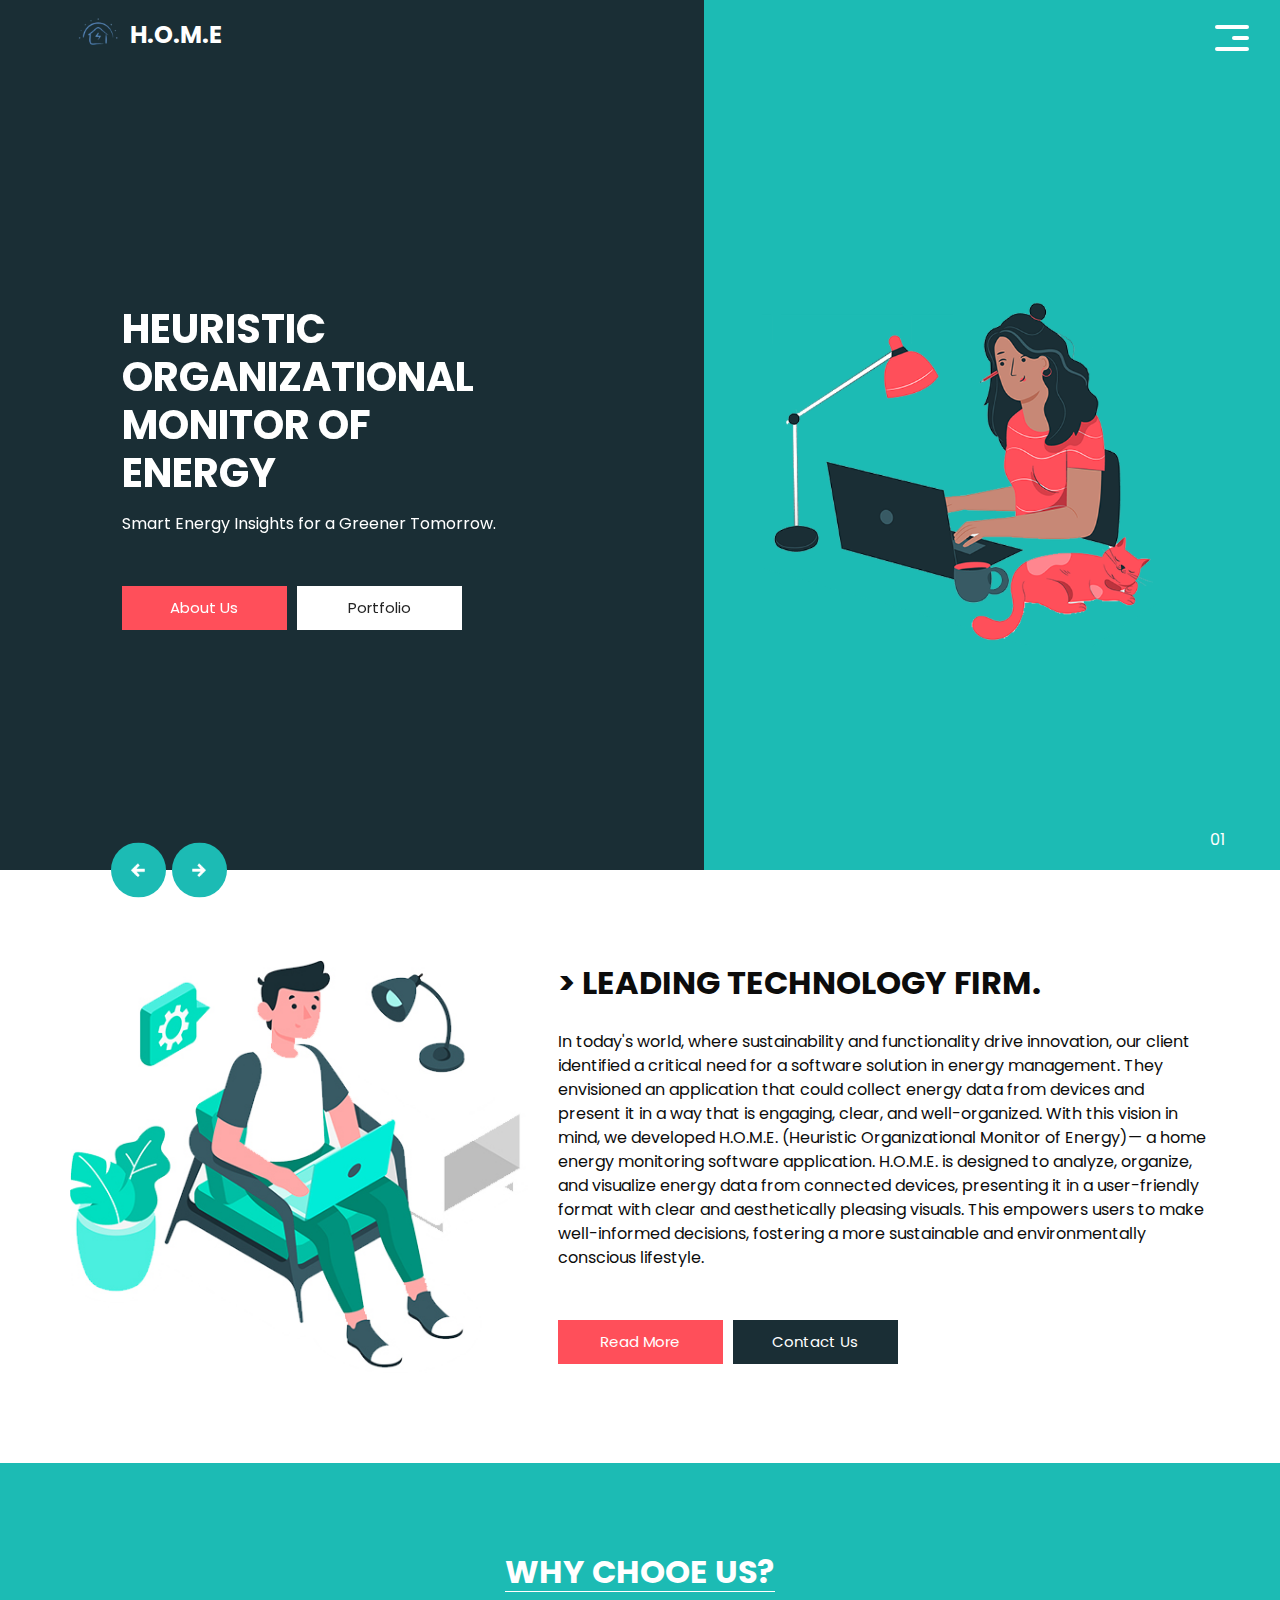
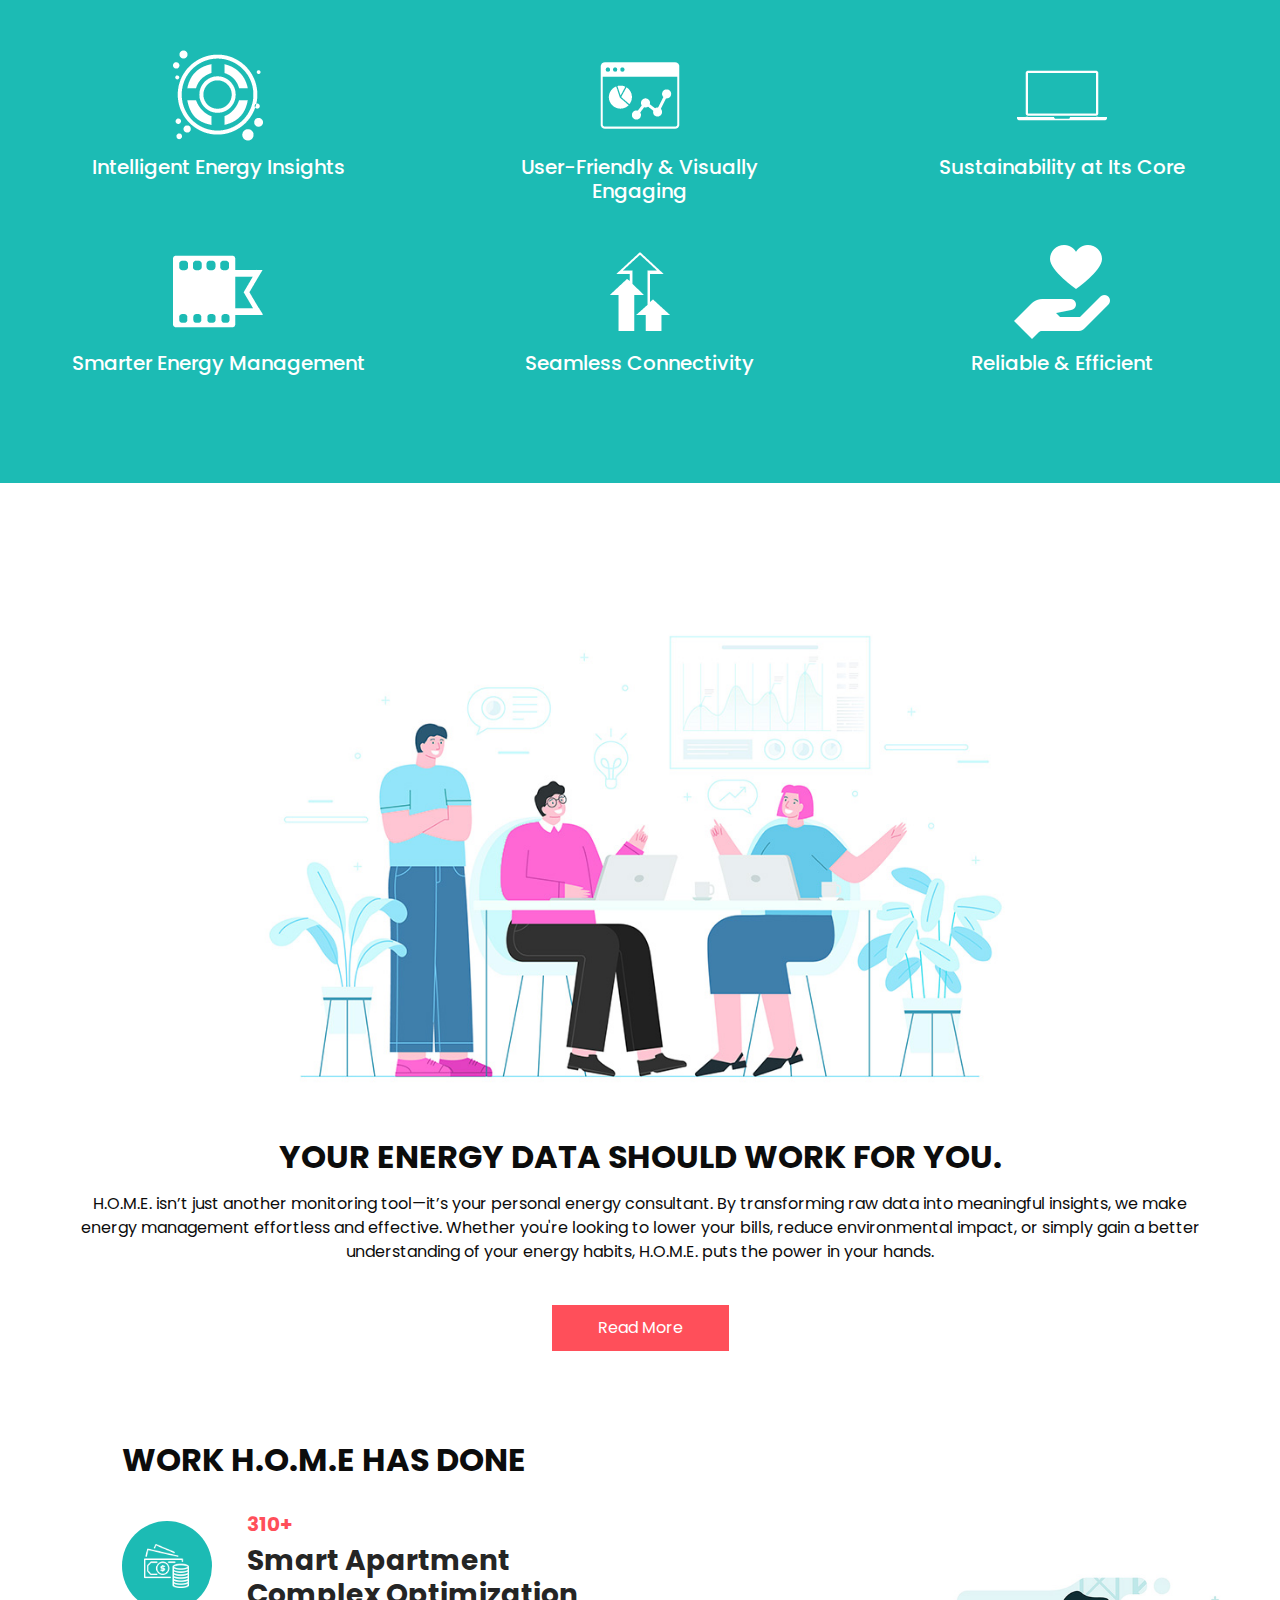
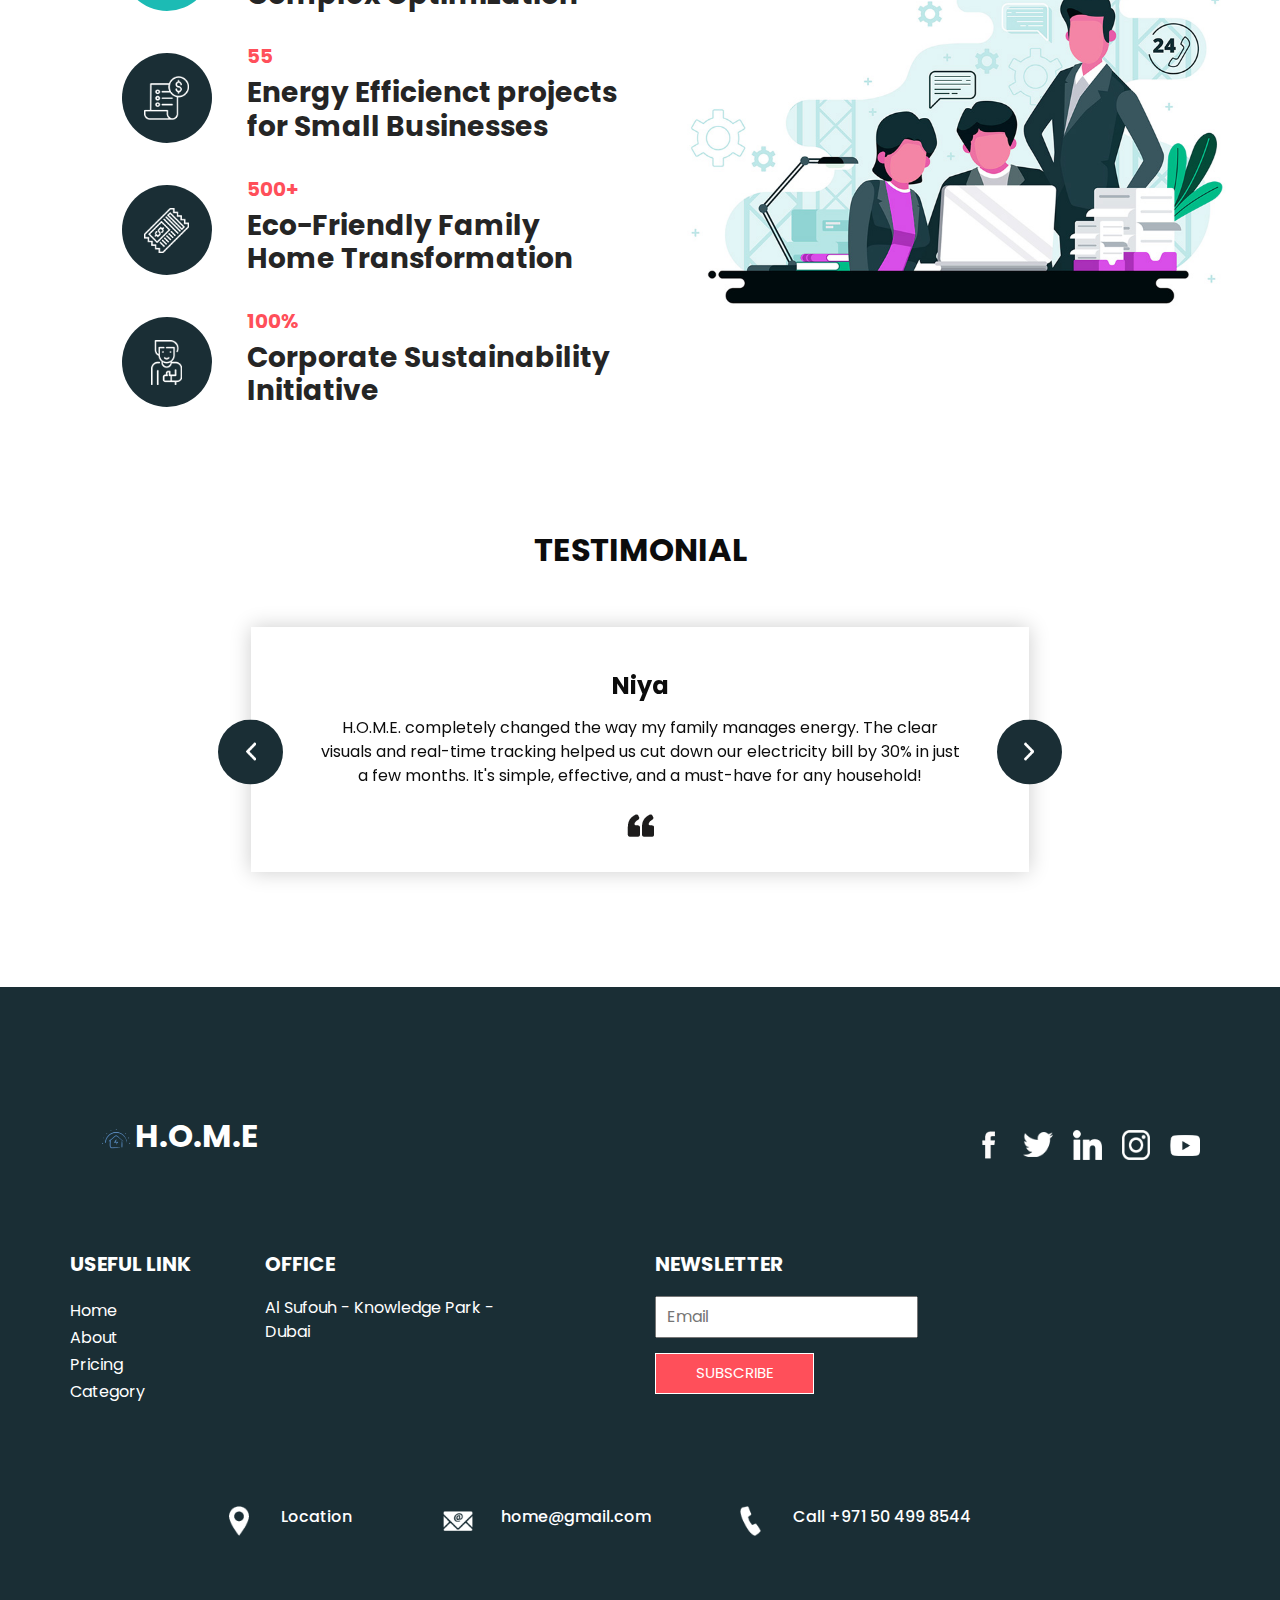
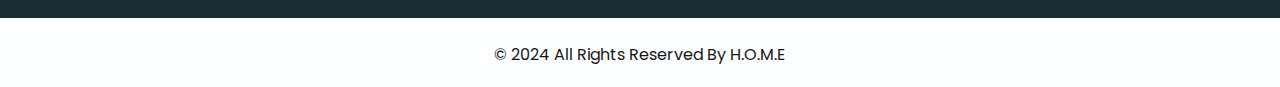
<file: index.html>
<!DOCTYPE html>
<html>

<head>
  <!-- Basic -->
  <meta charset="utf-8" />
  <meta http-equiv="X-UA-Compatible" content="IE=edge" />
  <!-- Mobile Metas -->
  <meta name="viewport" content="width=device-width, initial-scale=1, shrink-to-fit=no" />
  <!-- Site Metas -->
  <meta name="keywords" content="" />
  <meta name="description" content="" />
  <meta name="author" content="" />

  <title>H.O.M.E</title>

  <!-- bootstrap core css -->
  <link rel="stylesheet" type="text/css" href="css/bootstrap.css" />

  <link href="https://fonts.googleapis.com/css?family=Poppins:400,700&display=swap" rel="stylesheet">
  <!-- Custom styles for this template -->
  <link href="css/style.css" rel="stylesheet" />
  <!-- responsive style -->
  <link href="css/responsive.css" rel="stylesheet" />
</head>

<body>
  <div class="hero_area">
    <!-- header section strats -->
    <header class="header_section">
      <div class="container-fluid">
        <nav class="navbar navbar-expand-lg custom_nav-container">
          <a class="navbar-brand" href="index.html">
            <img src="images/homelogo.png" alt="" />
            <span>
              H.O.M.E
            </span>
          </a>
          <button class="navbar-toggler" type="button" data-toggle="collapse" data-target="#navbarSupportedContent" aria-controls="navbarSupportedContent" aria-expanded="false" aria-label="Toggle navigation">
            <span class="navbar-toggler-icon"></span>
          </button>

          <div class="collapse navbar-collapse" id="navbarSupportedContent">
            <ul class="navbar-nav  ">
              <li class="nav-item active">
                <a class="nav-link" href="index.html">Home <span class="sr-only">(current)</span></a>
              </li>
              <li class="nav-item">
                <a class="nav-link" href="about.html"> About</a>
              </li>
              <li class="nav-item">
                <a class="nav-link" href="pricing.html"> Credentials </a>
              </li>
              <li class="nav-item">
                <a class="nav-link" href="category.html"> Category </a>
              </li>
            </ul>
            <div class="user_option">
              <a href="contact.html">
                <span>
                  Contact Us 
                </span>
              </a>
              <form class="form-inline my-2 my-lg-0 ml-0 ml-lg-4 mb-3 mb-lg-0">
                <button class="btn  my-2 my-sm-0 nav_search-btn" type="submit"></button>
              </form>
            </div>
          </div>
          <div>
            <div class="custom_menu-btn ">
              <button>
                <span class=" s-1">

                </span>
                <span class="s-2">

                </span>
                <span class="s-3">

                </span>
              </button>
            </div>
          </div>

        </nav>
      </div>
    </header>
    <!-- end header section -->
    <!-- slider section -->
    <section class="slider_section ">
      <div class="carousel_btn-container">
        <a class="carousel-control-prev" href="#carouselExampleIndicators" role="button" data-slide="prev">
          <span class="sr-only">Previous</span>
        </a>
        <a class="carousel-control-next" href="#carouselExampleIndicators" role="button" data-slide="next">
          <span class="sr-only">Next</span>
        </a>
      </div>
      <div id="carouselExampleIndicators" class="carousel slide" data-ride="carousel">
        <ol class="carousel-indicators">
          <li data-target="#carouselExampleIndicators" data-slide-to="0" class="active">01</li>
          <li data-target="#carouselExampleIndicators" data-slide-to="1">02</li>
          <li data-target="#carouselExampleIndicators" data-slide-to="2">03</li>
        </ol>
        <div class="carousel-inner">
          <div class="carousel-item active">
            <div class="container-fluid">
              <div class="row">
                <div class="col-md-5 offset-md-1">
                  <div class="detail-box">
                    <h1>
                      Heuristic <br> Organizational <br> Monitor of <br> Energy
                    </h1>
                    <p>
                      Smart Energy Insights for a Greener Tomorrow.
                    </p>
                    <div class="btn-box">
                      <a href="about.html" class="btn-1">
                        About Us
                      </a>
                      <a href="pricing.html" class="btn-2">
                        Portfolio
                      </a>
                    </div>
                  </div>
                </div>
                <div class="offset-md-1 col-md-4 img-container">
                  <div class="img-box">
                    <img src="images/slider-img.png" alt="">
                  </div>
                </div>
              </div>
            </div>
          </div>
          <div class="carousel-item ">
            <div class="container-fluid">
              <div class="row">
                <div class="col-md-5 offset-md-1">
                  <div class="detail-box">
                    <h1>
                      Heuristic <br> Organizational <br> Monitor of <br> Energy
                    </h1>
                    <p>
                      Smart Energy Insights for a Greener Tomorrow.
                    </p>
                    <div class="btn-box">
                      <a href="about.html" class="btn-1">
                        About Us
                      </a>
                      <a href="pricing.html" class="btn-2">
                        Portfolio
                      </a>
                    </div>
                  </div>
                </div>
                <div class="offset-md-1 col-md-4 img-container">
                  <div class="img-box">
                    <img src="images/slider-img.png" alt="">
                  </div>
                </div>
              </div>
            </div>
          </div>
          <div class="carousel-item ">
            <div class="container-fluid">
              <div class="row">
                <div class="col-md-5 offset-md-1">
                  <div class="detail-box">
                    <h1>
                      Heuristic <br> Organizational <br> Monitor of <br> Energy
                    </h1>
                    <p>
                      Smart Energy Insights for a Greener Tomorrow.
                    </p>
                    <div class="btn-box">
                      <a href="about.html" class="btn-1">
                        About Us
                      </a>
                      <a href="pricing.html" class="btn-2">
                        Pricing
                      </a>
                    </div>
                  </div>
                </div>
                <div class="offset-md-1 col-md-4 img-container">
                  <div class="img-box">
                    <img src="images/slider-img.png" alt="">
                  </div>
                </div>
              </div>
            </div>
          </div>
        </div>

      </div>

    </section>
    <!-- end slider section -->
  </div>


  <!-- experience section -->

  <section class="experience_section layout_padding">
    <div class="container">
      <div class="row">
        <div class="col-md-5">
          <div class="img-box">
            <img src="images/experience-img.jpg" alt="">
          </div>
        </div>
        <div class="col-md-7">
          <div class="detail-box">
            <div class="heading_container">
              <h2>
                > Leading Technology Firm.
              </h2>
            </div>
            <p>
              In today's world, where sustainability and functionality drive innovation, our client identified 
              a critical need for a software solution in energy management. They envisioned an application that 
              could collect energy data from devices and present it in a way that is engaging, clear, and well-organized.
              With this vision in mind, we developed H.O.M.E. (Heuristic Organizational Monitor of Energy)—
              a home energy monitoring software application. H.O.M.E. is designed to analyze, organize, and 
              visualize energy data from connected devices, presenting it in a user-friendly format with clear and aesthetically 
              pleasing visuals. This empowers users to make well-informed decisions, fostering a more sustainable 
              and environmentally conscious lifestyle.
            </p>
            <div class="btn-box">
              <a href="/spering-html/about.html" class="btn-1">
                Read More
              </a>
              <a href="/spering-html/work.html" class="btn-2">
                Contact Us
              </a>
            </div>
          </div>
        </div>

      </div>
    </div>
  </section>

  <!-- end experience section -->

  <!-- category section -->

  <section class="category_section layout_padding">
    <div class="container">
      <div class="heading_container">
        <h2>
          WHY CHOOE US?
        </h2>
      </div>
      <div class="category_container">
        <div class="box">
          <div class="img-box">
            <img src="images/c1.png" alt="">
          </div>
          <div class="detail-box">
            <h5>
              Intelligent Energy Insights
            </h5>
          </div>
        </div>
        <div class="box">
          <div class="img-box">
            <img src="images/c2.png" alt="">
          </div>
          <div class="detail-box">
            <h5>
              User-Friendly & Visually Engaging
            </h5>
          </div>
        </div>
        <div class="box">
          <div class="img-box">
            <img src="images/c3.png" alt="">
          </div>
          <div class="detail-box">
            <h5>
              Sustainability at Its Core
            </h5>
          </div>
        </div>
        <div class="box">
          <div class="img-box">
            <img src="images/c4.png" alt="">
          </div>
          <div class="detail-box">
            <h5>
              Smarter Energy Management
            </h5>
          </div>
        </div>
        <div class="box">
          <div class="img-box">
            <img src="images/c5.png" alt="">
          </div>
          <div class="detail-box">
            <h5>
              Seamless Connectivity
            </h5>
          </div>
        </div>
        <div class="box">
          <div class="img-box">
            <img src="images/c6.png" alt="">
          </div>
          <div class="detail-box">
            <h5>
              Reliable & Efficient
            </h5>
          </div>
        </div>
      </div>
    </div>
  </section>


  <!-- end category section -->

  <!-- about section -->

  <section class="about_section layout_padding">
    <div class="container">
      <div class="row">
        <div class="col-md-10 col-lg-9 mx-auto">
          <div class="img-box">
            <img src="images/about-img.jpg" alt="">
          </div>
        </div>
      </div>
      <div class="detail-box">
        <h2>
          Your energy data should work for you.
        </h2>
        <p>
          H.O.M.E. isn’t just another monitoring tool—it’s your personal energy consultant.
          By transforming raw data into meaningful insights, we make energy management effortless and effective. 
          Whether you're looking to lower your bills, 
          reduce environmental impact, or simply gain a better understanding of your energy habits, H.O.M.E. 
          puts the power in your hands.
        </p>
        <a href="/spering-html/about.html">
          Read More
        </a>
      </div>
    </div>
  </section>

  <!-- end about section -->

  <!-- freelance section -->

  <section class="freelance_section ">
    <div id="accordion">
      <div class="container-fluid">
        <div class="row">
          <div class="col-md-5 offset-md-1">
            <div class="detail-box">
              <div class="heading_container">
                <h2>
                  Work H.O.M.E Has Done
                </h2>
              </div>
              <div class="tab_container">
                <div class="t-link-box" data-toggle="collapse" data-target="#collapseOne" aria-expanded="true" aria-controls="collapseOne">
                  <div class="img-box">
                    <img src="images/f1.png" alt="">
                  </div>
                  <div class="detail-box">
                    <h5>
                      310+
                    </h5>
                    <h3>
                      Smart Apartment <br> Complex Optimization
                    </h3>
                  </div>
                </div>
                <div class="t-link-box collapsed" data-toggle="collapse" data-target="#collapseTwo" aria-expanded="false" aria-controls="collapseTwo">
                  <div class="img-box">
                    <img src="images/f2.png" alt="">
                  </div>
                  <div class="detail-box">
                    <h5>
                      55
                    </h5>
                    <h3>
                      Energy Efficienct projects <br> for Small Businesses
                    </h3>
                  </div>
                </div>
                <div class="t-link-box collapsed" data-toggle="collapse" data-target="#collapseThree" aria-expanded="false" aria-controls="collapseThree">
                  <div class="img-box">
                    <img src="images/f3.png" alt="">
                  </div>
                  <div class="detail-box">
                    <h5>
                      500+
                    </h5>
                    <h3>
                      Eco-Friendly Family Home Transformation
                    </h3>
                  </div>
                </div>
                <div class="t-link-box collapsed" data-toggle="collapse" data-target="#collapseFour" aria-expanded="false" aria-controls="collapseFour">
                  <div class="img-box">
                    <img src="images/f4.png" alt="">
                  </div>
                  <div class="detail-box">
                    <h5>
                      100%
                    </h5>
                    <h3>
                      Corporate Sustainability <br> Initiative
                    </h3>
                  </div>
                </div>
              </div>
            </div>
          </div>
          <div class="col-md-6">
            <div class="collapse show" id="collapseOne" aria-labelledby="headingOne" data-parent="#accordion">
              <div class="img-box">
                <img src="images/freelance-img.jpg" alt="">
              </div>
            </div>
            <div class="collapse" id="collapseTwo" aria-labelledby="headingTwo" data-parent="#accordion">
              <div class="img-box">
                <img src="images/freelance-img.jpg" alt="">
              </div>
            </div>
            <div class="collapse" id="collapseThree" aria-labelledby="headingThree" data-parent="#accordion">
              <div class="img-box">
                <img src="images/freelance-img.jpg" alt="">
              </div>
            </div>
            <div class="collapse" id="collapseFour" aria-labelledby="headingfour" data-parent="#accordion">
              <div class="img-box">
                <img src="images/freelance-img.jpg" alt="">
              </div>
            </div>
          </div>
        </div>
      </div>
    </div>
  </section>

  <!-- end freelance section -->

  <!-- client section -->

  <section class="client_section layout_padding">
    <div class="container">
      <div class="row">
        <div class="col-lg-9 col-md-10 mx-auto">
          <div class="heading_container">
            <h2>
              Testimonial
            </h2>
          </div>
          <div id="carouselExampleControls" class="carousel slide" data-ride="carousel">
            <div class="carousel-inner">
              <div class="carousel-item active">
                <div class="detail-box">
                  <h4>
                    Niya 
                  </h4>
                  <p>
                    H.O.M.E. completely changed the way my family manages energy. 
                    The clear visuals and real-time tracking helped us cut down our 
                    electricity bill by 30% in just a few months. It's simple, effective, 
                    and a must-have for any household!
                  </p>
                  <img src="images/quote.png" alt="">
                </div>
              </div>
              <div class="carousel-item">
                <div class="detail-box">
                  <h4>
                    Zaheer
                  </h4>
                  <p>
                    As a café owner, I never realized how much energy we were wasting until we started using H.O.M.E. 
                    The insights allowed us to optimize our operations
                    without sacrificing efficiency. Now, we’re saving money 
                    and running a greener business!
                  </p>
                  <img src="images/quote.png" alt="">
                </div>
              </div>
              <div class="carousel-item">
                <div class="detail-box">
                  <h4>
                    Tevin
                  </h4>
                  <p>
                    We integrated H.O.M.E. into our company’s 
                    sustainability initiative, and the results were incredible.
                    It provided clear, actionable insights that helped us reduce energy 
                    waste by 35%, making our office more eco-friendly and cost-efficient.
                  </p>
                  <img src="images/quote.png" alt="">
                </div>
              </div>
            </div>
            <a class="carousel-control-prev" href="#carouselExampleControls" role="button" data-slide="prev">
              <span class="sr-only">Previous</span>
            </a>
            <a class="carousel-control-next" href="#carouselExampleControls" role="button" data-slide="next">
              <span class="sr-only">Next</span>
            </a>
          </div>
        </div>
      </div>
    </div>
  </section>

  <!-- end client section -->



  <!-- info section -->

  <section class="info_section ">
    <div class="info_container layout_padding-top">
      <div class="container">
        <div class="info_top">
          <div class="info_logo">
            <img src="images/homelogo.png" alt="" />
            <span>
              H.O.M.E
            </span>
          </div>
          <div class="social_box">
            <a href="#">
              <img src="images/fb.png" alt="">
            </a>
            <a href="#">
              <img src="images/twitter.png" alt="">
            </a>
            <a href="#">
              <img src="images/linkedin.png" alt="">
            </a>
            <a href="#">
              <img src="images/instagram.png" alt="">
            </a>
            <a href="#">
              <img src="images/youtube.png" alt="">
            </a>
          </div>
        </div>

        <div class="info_main">
          <div class="row">
            <div class="col-md-3 col-lg-2">
              <div class="info_link-box">
                <h5>
                  Useful Link
                </h5>
                <ul>
                  <li class=" active">
                    <a class="" href="index.html">Home <span class="sr-only">(current)</span></a>
                  </li>
                  <li class="">
                    <a class="" href="about.html">About </a>
                  </li>
                  <li class="">
                    <a class="" href="pricing.html">Pricing </a>
                  </li>
                  <li class="">
                    <a class="" href="category.html">Category </a>
                  </li>
                </ul>
              </div>
            </div>
            <div class="col-md-3 ">
              <h5>
                Office
              </h5>
              <p>
                Al Sufouh - Knowledge Park - Dubai
              </p>
            </div>


            <div class="col-md-3  offset-lg-1">
              <div class="info_form ">
                <h5>
                  Newsletter
                </h5>
                <form action="">
                  <input type="email" placeholder="Email">
                  <button>
                    Subscribe
                  </button>
                </form>
              </div>
            </div>
          </div>
        </div>
        <div class="row">
          <div class="col-lg-9 col-md-10 mx-auto">
            <div class="info_contact layout_padding2">
              <div class="row">
                <div class="col-md-3">
                  <a href="#" class="link-box">
                    <div class="img-box">
                      <img src="images/location.png" alt="">
                    </div>
                    <div class="detail-box">
                      <h6>
                        Location
                      </h6>
                    </div>
                  </a>
                </div>
                <div class="col-md-4">
                  <a href="#" class="link-box">
                    <div class="img-box">
                      <img src="images/mail.png" alt="">
                    </div>
                    <div class="detail-box">
                      <h6>
                        home@gmail.com
                      </h6>
                    </div>
                  </a>
                </div>
                <div class="col-md-5">
                  <a href="#" class="link-box">
                    <div class="img-box">
                      <img src="images/call.png" alt="">
                    </div>
                    <div class="detail-box">
                      <h6>
                        Call +971 50 499 8544
                      </h6>
                    </div>
                  </a>
                </div>
              </div>
            </div>
          </div>
        </div>

      </div>
    </div>
  </section>

  <!-- end info section -->

  <!-- footer section -->
  <footer class="container-fluid footer_section ">
    <div class="container">
      <p>
        &copy; 2024 All Rights Reserved By
        <a href="https://html.design/">H.O.M.E</a>
      </p>
    </div>
  </footer>
  <!-- end  footer section -->


  <script src="js/jquery-3.4.1.min.js"></script>
  <script src="js/bootstrap.js"></script>
  <script src="js/custom.js"></script>


</body>
</body>

</html>
</file>
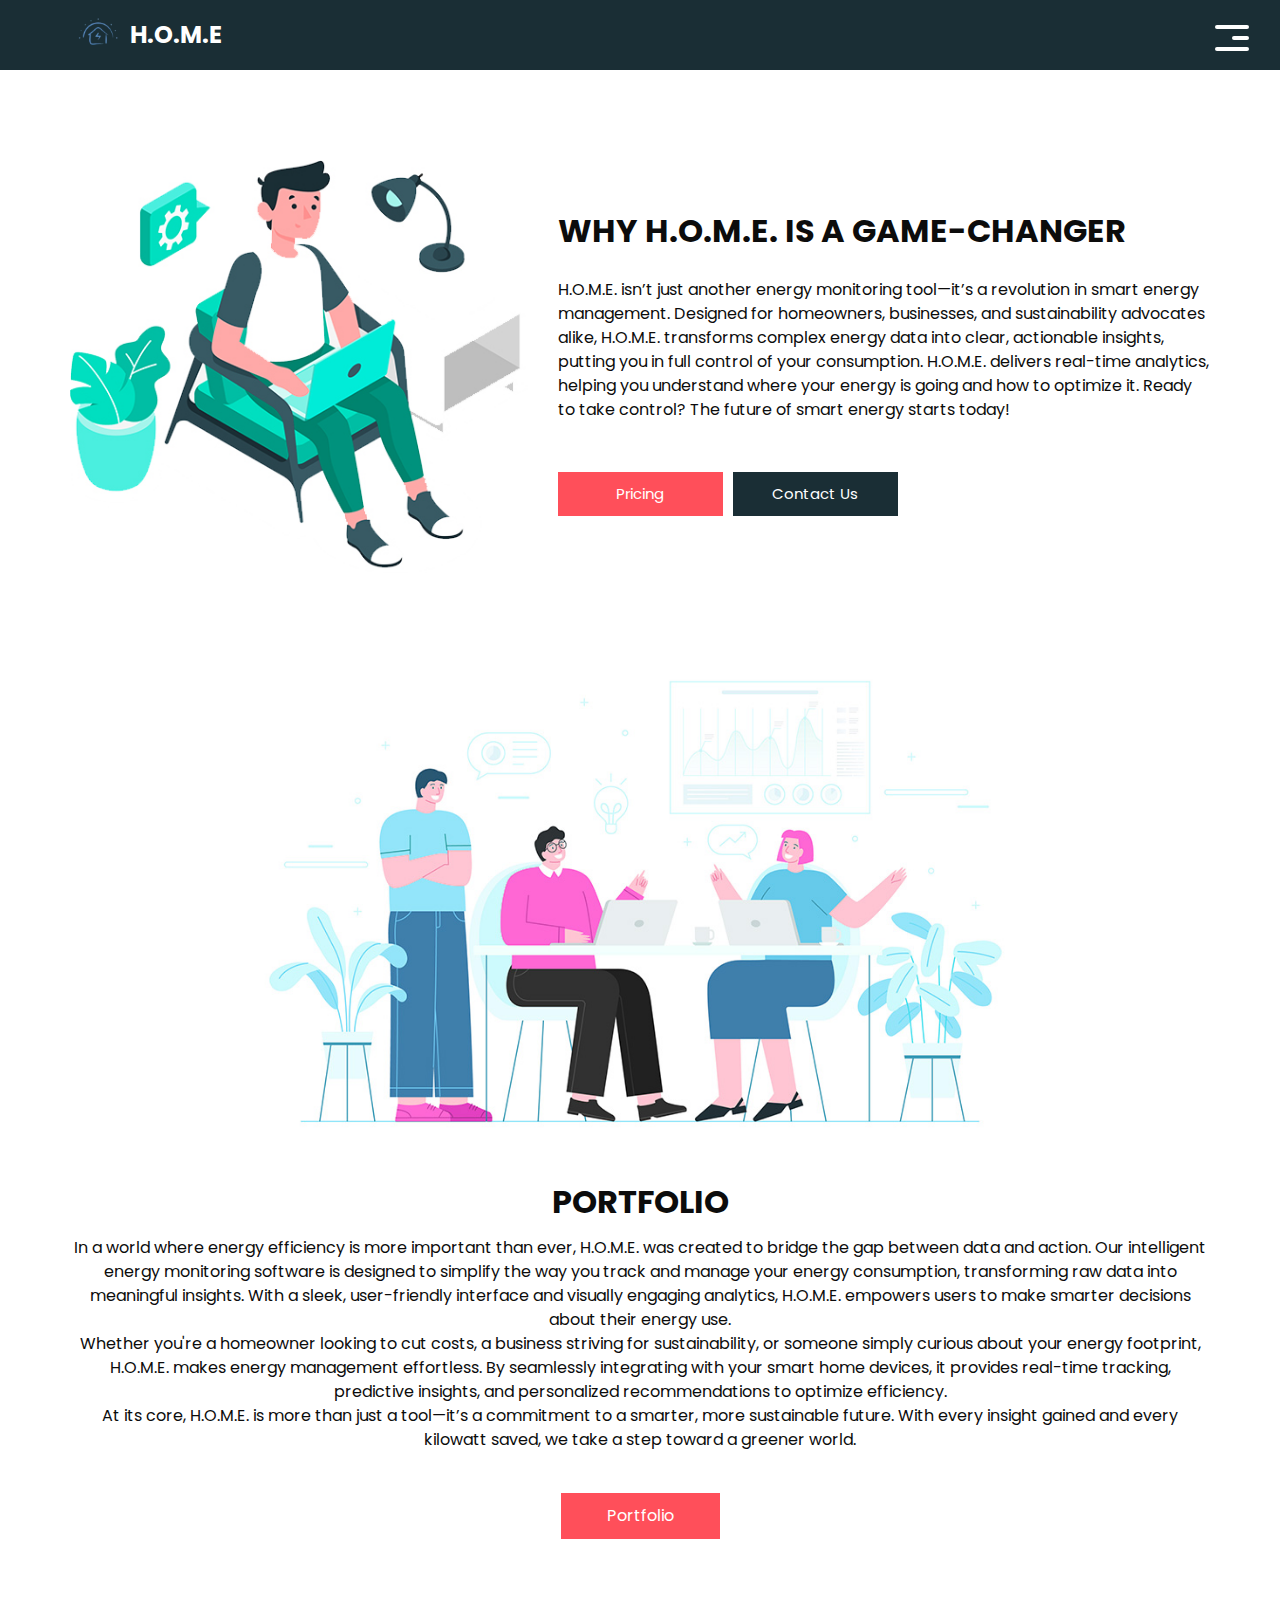
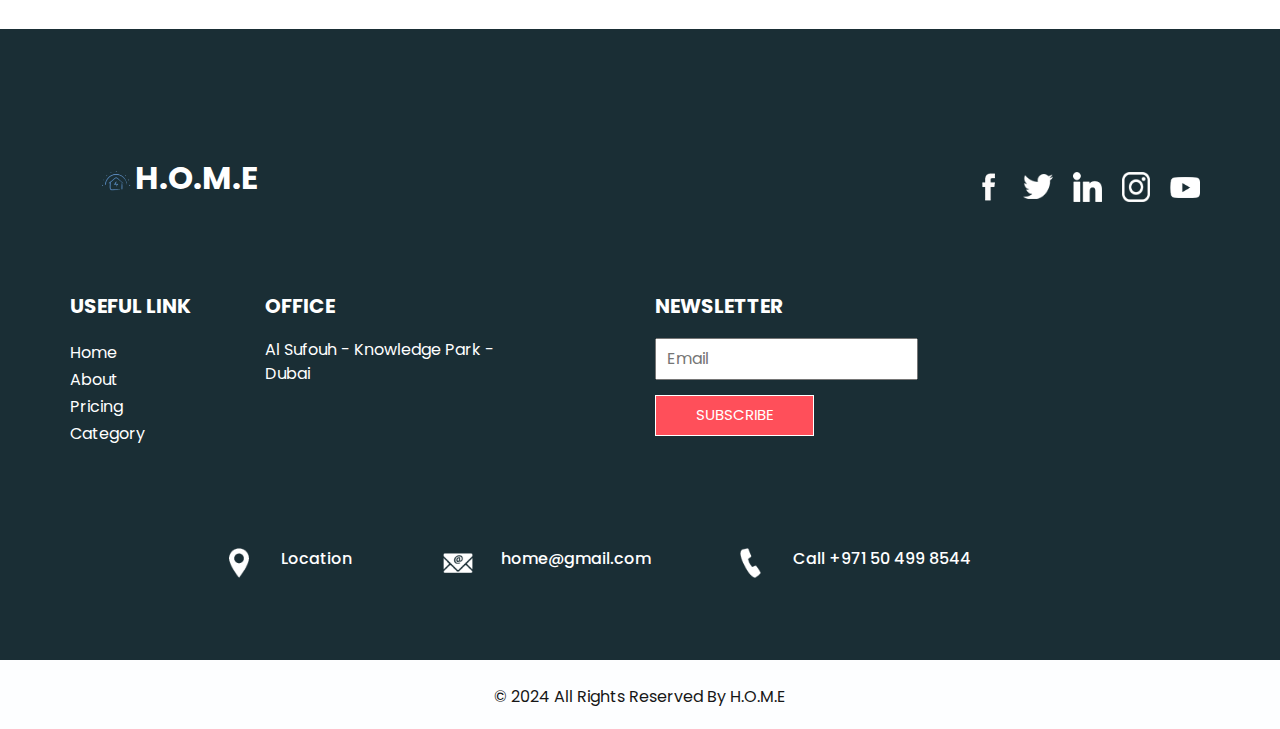
<file: about.html>
<!DOCTYPE html>
<html>

<head>
  <!-- Basic -->
  <meta charset="utf-8" />
  <meta http-equiv="X-UA-Compatible" content="IE=edge" />
  <!-- Mobile Metas -->
  <meta name="viewport" content="width=device-width, initial-scale=1, shrink-to-fit=no" />
  <!-- Site Metas -->
  <meta name="keywords" content="" />
  <meta name="description" content="" />
  <meta name="author" content="" />

  <title>H.O.M.E</title>

  <!-- bootstrap core css -->
  <link rel="stylesheet" type="text/css" href="css/bootstrap.css" />

  <link href="https://fonts.googleapis.com/css?family=Poppins:400,700&display=swap" rel="stylesheet">
  <!-- Custom styles for this template -->
  <link href="css/style.css" rel="stylesheet" />
  <!-- responsive style -->
  <link href="css/responsive.css" rel="stylesheet" />
</head>

<body class="sub_page">
  <div class="hero_area">
    <!-- header section strats -->
    <header class="header_section">
      <div class="container-fluid">
        <nav class="navbar navbar-expand-lg custom_nav-container">
          <a class="navbar-brand" href="index.html">
            <img src="images/homelogo.png" alt="" />
            <span>
              H.O.M.E
            </span>
          </a>
          <button class="navbar-toggler" type="button" data-toggle="collapse" data-target="#navbarSupportedContent" aria-controls="navbarSupportedContent" aria-expanded="false" aria-label="Toggle navigation">
            <span class="navbar-toggler-icon"></span>
          </button>

          <div class="collapse navbar-collapse" id="navbarSupportedContent">
            <ul class="navbar-nav  ">
              <li class="nav-item">
                <a class="nav-link" href="index.html">Home <span class="sr-only">(current)</span></a>
              </li>
              <li class="nav-item active">
                <a class="nav-link" href="about.html"> About</a>
              </li>
              <li class="nav-item">
                <a class="nav-link" href="pricing.html">Credentials </a>
              </li>
              <li class="nav-item">
                <a class="nav-link" href="category.html"> Category </a>
              </li>
            </ul>
            <div class="user_option">
              <a href="contact.html">
                <span>
                  Contact Us 
                </span>
              </a>
              <form class="form-inline my-2 my-lg-0 ml-0 ml-lg-4 mb-3 mb-lg-0">
                <button class="btn  my-2 my-sm-0 nav_search-btn" type="submit"></button>
              </form>
            </div>
          </div>
          <div>
            <div class="custom_menu-btn ">
              <button>
                <span class=" s-1">

                </span>
                <span class="s-2">

                </span>
                <span class="s-3">

                </span>
              </button>
            </div>
          </div>

        </nav>
      </div>
    </header>
    <!-- end header section -->
  </div>


  <!-- experience section -->

  <section class="experience_section layout_padding-top layout_padding2-bottom">
    <div class="container">
      <div class="row">
        <div class="col-md-5">
          <div class="img-box">
            <img src="images/experience-img.jpg" alt="">
          </div>
        </div>
        <div class="col-md-7">
          <div class="detail-box">
            <div class="heading_container">
              <h2>
                WHY H.O.M.E. IS A GAME-CHANGER
              </h2>
            </div>
            <p>
              H.O.M.E. isn’t just another energy monitoring tool—it’s a revolution in smart energy management. 
              Designed for homeowners, businesses, and sustainability advocates alike, 
              H.O.M.E. transforms complex energy data into clear, actionable insights, putting you 
              in full control of your consumption. H.O.M.E. delivers real-time analytics, helping you understand 
              where your energy is going and how to optimize it. 
              Ready to take control? The future of smart energy starts today!
            </p>
            <div class="btn-box">
              <a href="pricing.html" class="btn-1">
               Pricing
              </a>
              <a href="" class="btn-2">
                Contact Us
              </a>
            </div>
          </div>
        </div>

      </div>
    </div>
  </section>

  <!-- end experience section -->


  <!-- about section -->

  <section class="about_section layout_padding-bottom">
    <div class="container">
      <div class="row">
        <div class="col-md-10 col-lg-9 mx-auto">
          <div class="img-box">
            <img src="images/about-img.jpg" alt="">
          </div>
        </div>
      </div>
      <div class="detail-box">
        <h2>
          Portfolio
        </h2>
        <p>
          In a world where energy efficiency is more important than ever, H.O.M.E. was created to bridge the gap between data and action. Our intelligent energy monitoring software is designed to simplify the way you track and manage your energy consumption, transforming raw data into meaningful insights. With a sleek, user-friendly interface and visually engaging analytics, H.O.M.E. empowers users to make smarter decisions about their energy use. <br>
          Whether you're a homeowner looking to cut costs, a business striving for sustainability, or someone simply curious about your energy footprint, H.O.M.E. makes energy management effortless. By seamlessly integrating with your smart home devices, it provides real-time tracking, predictive insights, and personalized recommendations to optimize efficiency. <br>
          At its core, H.O.M.E. is more than just a tool—it’s a commitment to a smarter, more sustainable future. With every insight gained and every kilowatt saved, we take a step toward a greener world.
        </p>
        <a href="ttps://www.canva.com/design/DAGjfKMy8WY/WM2hPn0eLkuAwW0M72TnPw/view?utm_content=DAGjfKMy8WY&utm_campaign=designshare&utm_medium=link2&utm_source=uniquelinks&utlId=hb5bf52538d">
          Portfolio
        </a>
      </div>
    </div>
  </section>

  <!-- Meet the Team Section
<section class="team_section layout_padding">
  <div class="container">
    <div class="heading_container">
      <h2>Meet the Team</h2>
    </div>
    <div class="row">
      <!-- Team Member 1 
      <div class="col-md-3 col-sm-6">
        <div class="team_member">
          <img src="images/team1.jpg" alt="Team Member 1">
          <h5>Zaheer</h5>
          <p>Founder & CEO</p>
        </div>
      </div>
      
      <!-- Team Member 2 
      <div class="col-md-3 col-sm-6">
        <div class="team_member">
          <img src="images/Niya.jpg" alt="Team Member 2">
          <h5>Niya</h5>
          <p>Lead Frontend Developer</p>
        </div>
      </div>

      <!-- Team Member 3 
      <div class="col-md-3 col-sm-6">
        <div class="team_member">
          <img src="images/Adi.jpg" alt="Team Member 3">
          <h5>Aditya</h5>
          <p>Lead Backend Developer</p>
        </div>
      </div>

      <!-- Team Member 4
      <div class="col-md-3 col-sm-6">
        <div class="team_member">
          <img src="images/team4.jpg" alt="Team Member 4">
          <h5>Justin</h5>
          <p>Frontend Developer</p>
        </div>
      </div>
    </div>

    <div class="row">
      <!-- Team Member 5 
      <div class="col-md-3 col-sm-6">
        <div class="team_member">
          <img src="images/team5.jpg" alt="Team Member 5">
          <h5>Joon</h5>
          <p>Reporter</p>
        </div>
      </div>

      <!-- Team Member 6 
      <div class="col-md-3 col-sm-6">
        <div class="team_member">
          <img src="images/20424738.jpg" alt="Team Member 6">
          <h5>Tevin</h5>
          <p>Backend Developer</p>
        </div>
      </div>

      <!-- Team Member 7 
      <div class="col-md-3 col-sm-6">
        <div class="team_member">
          <img src="images/team7.jpg" alt="Team Member 7">
          <h5>Dhrihsya</h5>
          <p>Frontend Developer</p>
        </div>
      </div>

      <!-- Team Member 8 
      <div class="col-md-3 col-sm-6">
        <div class="team_member">
          <img src="images/temisola.jpg" alt="Team Member 8">
          <h5>Temisola</h5>
          <p>Frontend and Marketing Lead</p>
        </div>
      </div>
    </div> 
  </div> ---->

  

      
     


  <!-- end about section -->

  <!-- info section -->

  <section class="info_section ">
    <div class="info_container layout_padding-top">
      <div class="container">
        <div class="info_top">
          <div class="info_logo">
            <img src="images/homelogo.png" alt="" />
            <span>
              H.O.M.E
            </span>
          </div>
          <div class="social_box">
            <a href="#">
              <img src="images/fb.png" alt="">
            </a>
            <a href="#">
              <img src="images/twitter.png" alt="">
            </a>
            <a href="#">
              <img src="images/linkedin.png" alt="">
            </a>
            <a href="#">
              <img src="images/instagram.png" alt="">
            </a>
            <a href="#">
              <img src="images/youtube.png" alt="">
            </a>
          </div>
        </div>

        <div class="info_main">
          <div class="row">
            <div class="col-md-3 col-lg-2">
              <div class="info_link-box">
                <h5>
                  Useful Link
                </h5>
                <ul>
                  <li class=" active">
                    <a class="" href="index.html">Home <span class="sr-only">(current)</span></a>
                  </li>
                  <li class="">
                    <a class="" href="about.html">About </a>
                  </li>
                  <li class="">
                    <a class="" href="pricing.html">Pricing </a>
                  </li>
                  <li class="">
                    <a class="" href="category.html">Category </a>
                  </li>
                </ul>
              </div>
            </div>
            <div class="col-md-3 ">
              <h5>
                Office
              </h5>
              <p>
                Al Sufouh - Knowledge Park - Dubai
              </p>
            </div>


            <div class="col-md-3  offset-lg-1">
              <div class="info_form ">
                <h5>
                  Newsletter
                </h5>
                <form action="">
                  <input type="email" placeholder="Email">
                  <button>
                    Subscribe
                  </button>
                </form>
              </div>
            </div>
          </div>
        </div>
        <div class="row">
          <div class="col-lg-9 col-md-10 mx-auto">
            <div class="info_contact layout_padding2">
              <div class="row">
                <div class="col-md-3">
                  <a href="#" class="link-box">
                    <div class="img-box">
                      <img src="images/location.png" alt="">
                    </div>
                    <div class="detail-box">
                      <h6>
                        Location
                      </h6>
                    </div>
                  </a>
                </div>
                <div class="col-md-4">
                  <a href="#" class="link-box">
                    <div class="img-box">
                      <img src="images/mail.png" alt="">
                    </div>
                    <div class="detail-box">
                      <h6>
                        home@gmail.com
                      </h6>
                    </div>
                  </a>
                </div>
                <div class="col-md-5">
                  <a href="#" class="link-box">
                    <div class="img-box">
                      <img src="images/call.png" alt="">
                    </div>
                    <div class="detail-box">
                      <h6>
                        Call +971 50 499 8544
                      </h6>
                    </div>
                  </a>
                </div>
              </div>
            </div>
          </div>
        </div>

      </div>
    </div>
  </section>

  <!-- end info section -->

  <!-- footer section -->
  <footer class="container-fluid footer_section ">
    <div class="container">
      <p>
        &copy; 2024 All Rights Reserved By
        <a href="https://html.design/">H.O.M.E</a>
      </p>
    </div>
  </footer>
  <!-- end  footer section -->


  <script src="js/jquery-3.4.1.min.js"></script>
  <script src="js/bootstrap.js"></script>
  <script src="js/custom.js"></script>


</body>
</body>

</html>
</file>
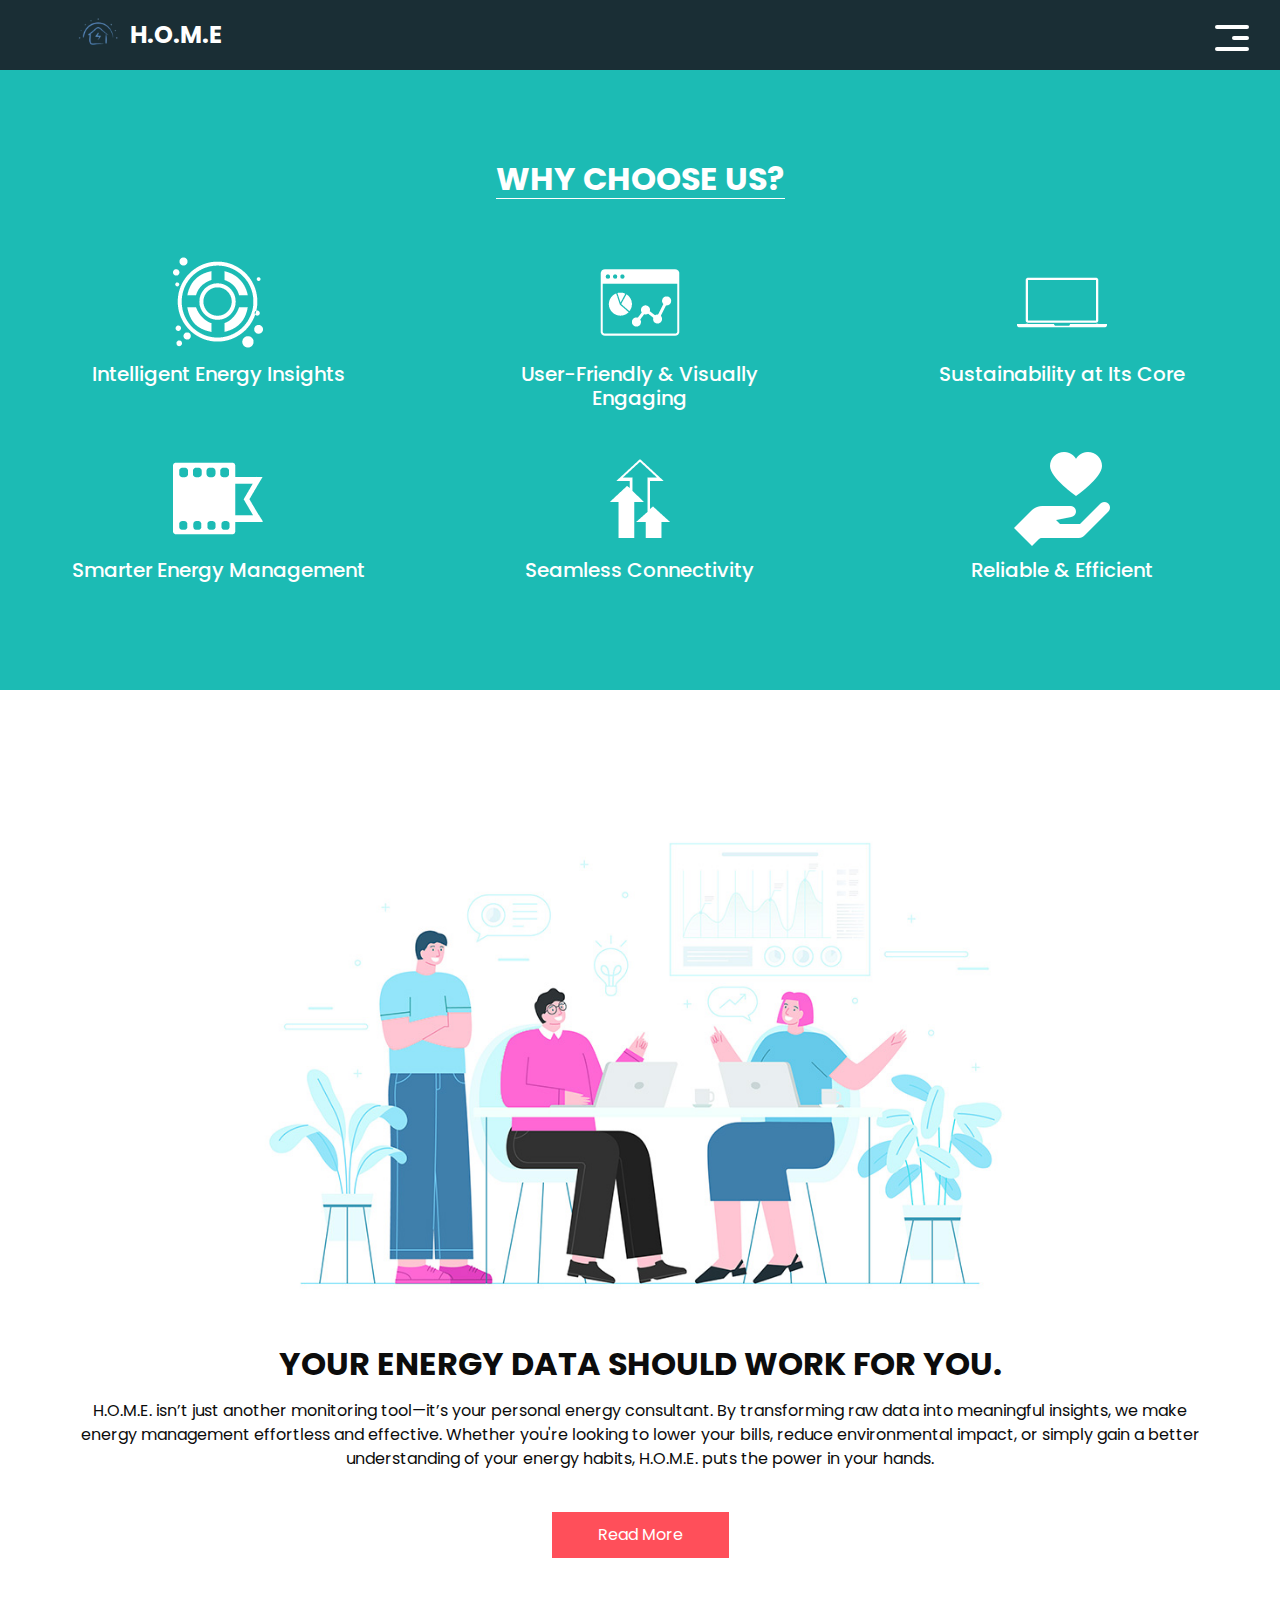
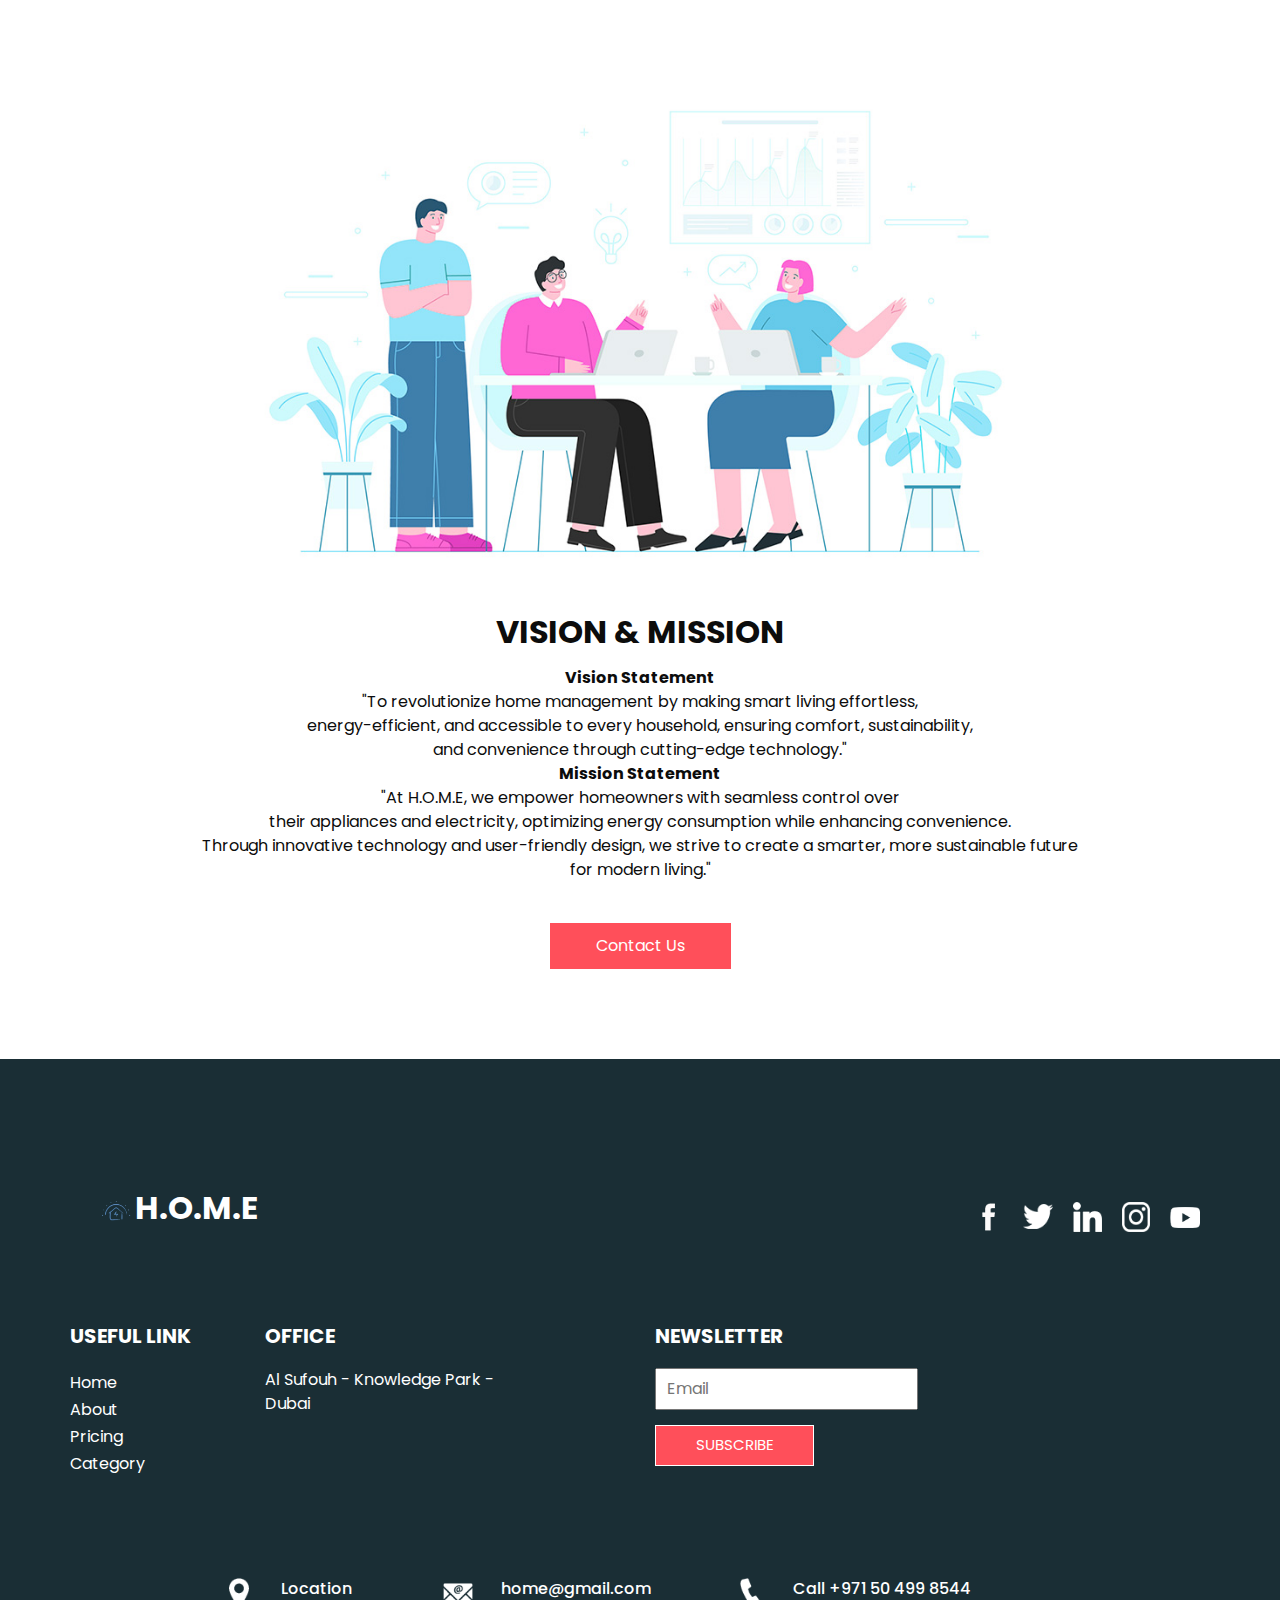
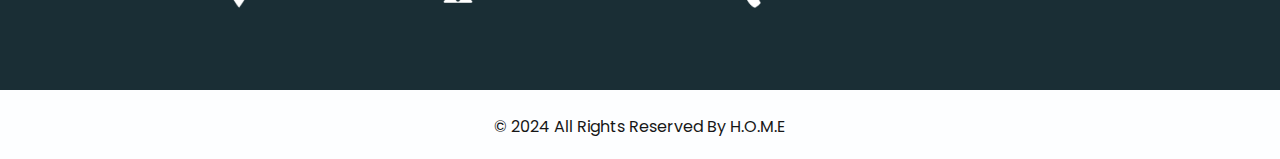
<file: category.html>
<!DOCTYPE html>
<html>

<head>
  <!-- Basic -->
  <meta charset="utf-8" />
  <meta http-equiv="X-UA-Compatible" content="IE=edge" />
  <!-- Mobile Metas -->
  <meta name="viewport" content="width=device-width, initial-scale=1, shrink-to-fit=no" />
  <!-- Site Metas -->
  <meta name="keywords" content="" />
  <meta name="description" content="" />
  <meta name="author" content="" />

  <title>H.O.M.E</title>

  <!-- bootstrap core css -->
  <link rel="stylesheet" type="text/css" href="css/bootstrap.css" />

  <link href="https://fonts.googleapis.com/css?family=Poppins:400,700&display=swap" rel="stylesheet">
  <!-- Custom styles for this template -->
  <link href="css/style.css" rel="stylesheet" />
  <!-- responsive style -->
  <link href="css/responsive.css" rel="stylesheet" />
</head>

<body class="sub_page">
  <div class="hero_area">
    <!-- header section strats -->
    <header class="header_section">
      <div class="container-fluid">
        <nav class="navbar navbar-expand-lg custom_nav-container">
          <a class="navbar-brand" href="index.html">
            <img src="images/homelogo.png" alt="" />
            <span>
              H.O.M.E
            </span>
          </a>
          <button class="navbar-toggler" type="button" data-toggle="collapse" data-target="#navbarSupportedContent" aria-controls="navbarSupportedContent" aria-expanded="false" aria-label="Toggle navigation">
            <span class="navbar-toggler-icon"></span>
          </button>

          <div class="collapse navbar-collapse" id="navbarSupportedContent">
            <ul class="navbar-nav  ">
              <li class="nav-item ">
                <a class="nav-link" href="index.html">Home <span class="sr-only">(current)</span></a>
              </li>
              <li class="nav-item">
                <a class="nav-link" href="about.html"> About</a>
              </li>
              <li class="nav-item">
                <a class="nav-link" href="pricing.html">Credentials </a>
              </li>
              <li class="nav-item active">
                <a class="nav-link" href="category.html"> Category </a>
              </li>
            </ul>
            <div class="user_option">
              <a href="contact.html">
                <span>
                  Contact Us 
                </span>
              </a>
              <form class="form-inline my-2 my-lg-0 ml-0 ml-lg-4 mb-3 mb-lg-0">
                <button class="btn  my-2 my-sm-0 nav_search-btn" type="submit"></button>
              </form>
            </div>
          </div>
          <div>
            <div class="custom_menu-btn ">
              <button>
                <span class=" s-1">

                </span>
                <span class="s-2">

                </span>
                <span class="s-3">

                </span>
              </button>
            </div>
          </div>

        </nav>
      </div>
    </header>
    <!-- end header section -->
  </div>

  <!-- category section -->

  <section class="category_section layout_padding">
    <div class="container">
      <div class="heading_container">
        <h2>
          WHY CHOOSE US?
        </h2>
      </div>
      <div class="category_container">
        <div class="box">
          <div class="img-box">
            <img src="images/c1.png" alt="">
          </div>
          <div class="detail-box">
            <h5>
              Intelligent Energy Insights
            </h5>
          </div>
        </div>
        <div class="box">
          <div class="img-box">
            <img src="images/c2.png" alt="">
          </div>
          <div class="detail-box">
            <h5>
              User-Friendly & Visually Engaging
            </h5>
          </div>
        </div>
        <div class="box">
          <div class="img-box">
            <img src="images/c3.png" alt="">
          </div>
          <div class="detail-box">
            <h5>
              Sustainability at Its Core
            </h5>
          </div>
        </div>
        <div class="box">
          <div class="img-box">
            <img src="images/c4.png" alt="">
          </div>
          <div class="detail-box">
            <h5>
              Smarter Energy Management
            </h5>
          </div>
        </div>
        <div class="box">
          <div class="img-box">
            <img src="images/c5.png" alt="">
          </div>
          <div class="detail-box">
            <h5>
              Seamless Connectivity
            </h5>
          </div>
        </div>
        <div class="box">
          <div class="img-box">
            <img src="images/c6.png" alt="">
          </div>
          <div class="detail-box">
            <h5>
              Reliable & Efficient
            </h5>
          </div>
        </div>
      </div>
    </div>
  </section>


  <!-- end category section -->

  <!-- about section -->

  <section class="about_section layout_padding">
    <div class="container">
      <div class="row">
        <div class="col-md-10 col-lg-9 mx-auto">
          <div class="img-box">
            <img src="images/about-img.jpg" alt="">
          </div>
        </div>
      </div>
      <div class="detail-box">
        <h2>
          Your energy data should work for you.
        </h2>
        <p>
          H.O.M.E. isn’t just another monitoring tool—it’s your personal energy consultant.
          By transforming raw data into meaningful insights, we make energy management effortless and effective. 
          Whether you're looking to lower your bills, 
          reduce environmental impact, or simply gain a better understanding of your energy habits, H.O.M.E. 
          puts the power in your hands.
        </p>
        <a href="about.html">
          Read More
        </a>
      </div>
    </div>
  </section>

  <!-- end category section -->

  <!-- info section -->

  <section class="about_section layout_padding-bottom">
    <div class="container">
      <div class="row">
        <div class="col-md-10 col-lg-9 mx-auto">
          <div class="img-box">
            <img src="images/about-img.jpg" alt="">
          </div>
        </div>
      </div>
      <div class="detail-box">
        <h2>
          Vision & Mission
        </h2>
        <p>
          <b>Vision Statement </b><br>
          "To revolutionize home management by making smart living effortless, <br>
          energy-efficient, and accessible to every household, ensuring comfort, sustainability, <br>
          and convenience through cutting-edge technology." <br>

         <b> Mission Statement</b> <br>
          "At H.O.M.E, we empower homeowners with seamless control over <br>
          their appliances and electricity, optimizing energy consumption while enhancing convenience. <br>
          Through innovative technology and user-friendly design, we strive to create a smarter, more sustainable future <br>
          for modern living."
        </p>
        <a href="">
          Contact Us
        </a>
      </div>
    </div>
  </section>

  <!-- end about section -->

  <!-- info section -->

  <section class="info_section ">
    <div class="info_container layout_padding-top">
      <div class="container">
        <div class="info_top">
          <div class="info_logo">
            <img src="images/homelogo.png" alt="" />
            <span>
              H.O.M.E
            </span>
          </div>
          <div class="social_box">
            <a href="#">
              <img src="images/fb.png" alt="">
            </a>
            <a href="#">
              <img src="images/twitter.png" alt="">
            </a>
            <a href="#">
              <img src="images/linkedin.png" alt="">
            </a>
            <a href="#">
              <img src="images/instagram.png" alt="">
            </a>
            <a href="#">
              <img src="images/youtube.png" alt="">
            </a>
          </div>
        </div>

        <div class="info_main">
          <div class="row">
            <div class="col-md-3 col-lg-2">
              <div class="info_link-box">
                <h5>
                  Useful Link
                </h5>
                <ul>
                  <li class=" active">
                    <a class="" href="index.html">Home <span class="sr-only">(current)</span></a>
                  </li>
                  <li class="">
                    <a class="" href="about.html">About </a>
                  </li>
                  <li class="">
                    <a class="" href="pricing.html">Pricing </a>
                  </li>
                  <li class="">
                    <a class="" href="category.html">Category</a>
                  </li>
                </ul>
              </div>
            </div>
            <div class="col-md-3 ">
              <h5>
                Office
              </h5>
              <p>
                Al Sufouh - Knowledge Park - Dubai
              </p>
            </div>


            <div class="col-md-3  offset-lg-1">
              <div class="info_form ">
                <h5>
                  Newsletter
                </h5>
                <form action="">
                  <input type="email" placeholder="Email">
                  <button>
                    Subscribe
                  </button>
                </form>
              </div>
            </div>
          </div>
        </div>
        <div class="row">
          <div class="col-lg-9 col-md-10 mx-auto">
            <div class="info_contact layout_padding2">
              <div class="row">
                <div class="col-md-3">
                  <a href="#" class="link-box">
                    <div class="img-box">
                      <img src="images/location.png" alt="">
                    </div>
                    <div class="detail-box">
                      <h6>
                        Location
                      </h6>
                    </div>
                  </a>
                </div>
                <div class="col-md-4">
                  <a href="#" class="link-box">
                    <div class="img-box">
                      <img src="images/mail.png" alt="">
                    </div>
                    <div class="detail-box">
                      <h6>
                        home@gmail.com
                      </h6>
                    </div>
                  </a>
                </div>
                <div class="col-md-5">
                  <a href="#" class="link-box">
                    <div class="img-box">
                      <img src="images/call.png" alt="">
                    </div>
                    <div class="detail-box">
                      <h6>
                        Call +971 50 499 8544
                      </h6>
                    </div>
                  </a>
                </div>
              </div>
            </div>
          </div>
        </div>

      </div>
    </div>
  </section>

  <!-- end info section -->

  <!-- footer section -->
  <footer class="container-fluid footer_section ">
    <div class="container">
      <p>
        &copy; 2024 All Rights Reserved By
        <a href="https://html.design/">H.O.M.E</a>
      </p>
    </div>
  </footer>
  <!-- end  footer section -->


  <script src="js/jquery-3.4.1.min.js"></script>
  <script src="js/bootstrap.js"></script>
  <script src="js/custom.js"></script>

</body>
</body>

</html>
</file>
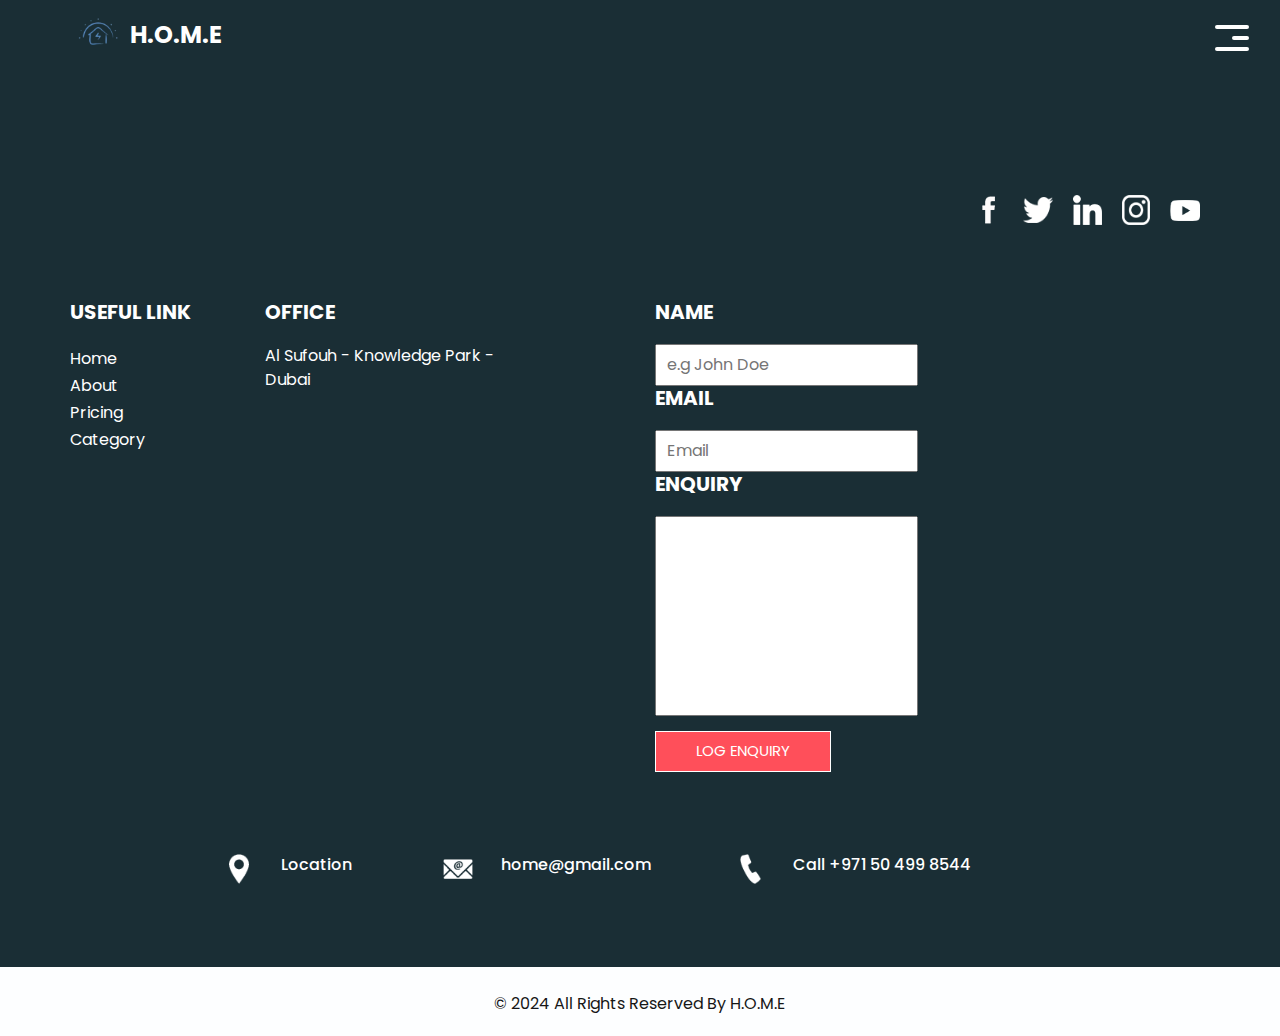
<file: contact.html>
<!DOCTYPE html>
<html>

<head>
  <!-- Basic -->
  <meta charset="utf-8" />
  <meta http-equiv="X-UA-Compatible" content="IE=edge" />
  <!-- Mobile Metas -->
  <meta name="viewport" content="width=device-width, initial-scale=1, shrink-to-fit=no" />
  <!-- Site Metas -->
  <meta name="keywords" content="" />
  <meta name="description" content="" />
  <meta name="author" content="" />

  <title>H.O.M.E</title>

  <!-- bootstrap core css -->
  <link rel="stylesheet" type="text/css" href="css/bootstrap.css" />

  <link href="https://fonts.googleapis.com/css?family=Poppins:400,700&display=swap" rel="stylesheet">
  <!-- Custom styles for this template -->
  <link href="css/style.css" rel="stylesheet" />
  <!-- responsive style -->
  <link href="css/responsive.css" rel="stylesheet" />
</head>

<body class="sub_page">
  <div class="hero_area">
    <!-- header section strats -->
    <header class="header_section">
      <div class="container-fluid">
        <nav class="navbar navbar-expand-lg custom_nav-container">
          <a class="navbar-brand" href="index.html">
            <img src="images/homelogo.png" alt="" />
            <span>
              H.O.M.E
            </span>
          </a>
          <button class="navbar-toggler" type="button" data-toggle="collapse" data-target="#navbarSupportedContent" aria-controls="navbarSupportedContent" aria-expanded="false" aria-label="Toggle navigation">
            <span class="navbar-toggler-icon"></span>
          </button>

          <div class="collapse navbar-collapse" id="navbarSupportedContent">
            <ul class="navbar-nav  ">
              <li class="nav-item ">
                <a class="nav-link" href="index.html">Home <span class="sr-only">(current)</span></a>
              </li>
              <li class="nav-item">
                <a class="nav-link" href="about.html"> About</a>
              </li>
              <li class="nav-item active">
                <a class="nav-link" href="pricing.html">Credentials </a>
              </li>
              <li class="nav-item">
                <a class="nav-link" href="category.html"> Category </a>
              </li>
            </ul>
            <div class="user_option">
                <a href="contact.html">
                    <span>
                      Contact Us 
                    </span>
                  </a>
              <form class="form-inline my-2 my-lg-0 ml-0 ml-lg-4 mb-3 mb-lg-0">
                <button class="btn  my-2 my-sm-0 nav_search-btn" type="submit"></button>
              </form>
            </div>
          </div>
          <div>
            <div class="custom_menu-btn ">
              <button>
                <span class=" s-1">

                </span>
                <span class="s-2">

                </span>
                <span class="s-3">

                </span>
              </button>
            </div>
          </div>

        </nav>
      </div>
    </header>
    <!-- end header section -->
  </div>



  <!-- info section -->

  <section class="info_section ">
    <div class="info_container layout_padding-top">
      <div class="container">
        <div class="info_top">
          <div class="info_logo">
            
          </div>
          <div class="social_box">
            <a href="#">
              <img src="images/fb.png" alt="">
            </a>
            <a href="#">
              <img src="images/twitter.png" alt="">
            </a>
            <a href="#">
              <img src="images/linkedin.png" alt="">
            </a>
            <a href="#">
              <img src="images/instagram.png" alt="">
            </a>
            <a href="#">
              <img src="images/youtube.png" alt="">
            </a>
          </div>
        </div>

        <div class="info_main">
          <div class="row">
            <div class="col-md-3 col-lg-2">
              <div class="info_link-box">
                <h5>
                  Useful Link
                </h5>
                <ul>
                  <li class=" active">
                    <a class="" href="index.html">Home <span class="sr-only">(current)</span></a>
                  </li>
                  <li class="">
                    <a class="" href="about.html">About </a>
                  </li>
                  <li class="">
                    <a class="" href="pricing.html">Pricing </a>
                  </li>
                  <li class="">
                    <a class="" href="category.html">Category </a>
                  </li>
                </ul>
              </div>
            </div>
            <div class="col-md-3 ">
              <h5>
                Office
              </h5>
              <p>
                Al Sufouh - Knowledge Park - Dubai
              </p>
            </div>


            <div class="col-md-3  offset-lg-1">
              <div class="info_form ">
                <h5>
                  Name
                </h5>
                <form action="">
                  <input type="email" placeholder="e.g John Doe">
                  <h5>
                    Email
                  </h5>
                  <form action="">
                    <input type="email" placeholder="Email">
                  <h5>
                    Enquiry
                  </h5>
                  <form action="">
                  <input type="text" style="height: 200px;">
                  <button>
                    LOG ENQUIRY
                  </button>
                </form>
              </div>
            </div>
          </div>
        </div>
        <div class="row">
          <div class="col-lg-9 col-md-10 mx-auto">
            <div class="info_contact layout_padding2">
              <div class="row">
                <div class="col-md-3">
                  <a href="#" class="link-box">
                    <div class="img-box">
                      <img src="images/location.png" alt="">
                    </div>
                    <div class="detail-box">
                      <h6>
                        Location
                      </h6>
                    </div>
                  </a>
                </div>
                <div class="col-md-4">
                  <a href="#" class="link-box">
                    <div class="img-box">
                      <img src="images/mail.png" alt="">
                    </div>
                    <div class="detail-box">
                      <h6>
                        home@gmail.com
                      </h6>
                    </div>
                  </a>
                </div>
                <div class="col-md-5">
                  <a href="#" class="link-box">
                    <div class="img-box">
                      <img src="images/call.png" alt="">
                    </div>
                    <div class="detail-box">
                      <h6>
                        Call +971 50 499 8544
                      </h6>
                    </div>
                  </a>
                </div>
              </div>
            </div>
          </div>
        </div>

      </div>
    </div>
  </section>

  <!-- end info section -->

  <!-- footer section -->
  <footer class="container-fluid footer_section ">
    <div class="container">
      <p>
        &copy; 2024 All Rights Reserved By
        <a href="https://html.design/">H.O.M.E</a>
      </p>
    </div>
  </footer>
  <!-- end  footer section -->


  <script src="js/jquery-3.4.1.min.js"></script>
  <script src="js/bootstrap.js"></script>
  <script src="js/custom.js"></script>



</body>
</body>

</html>
</file>
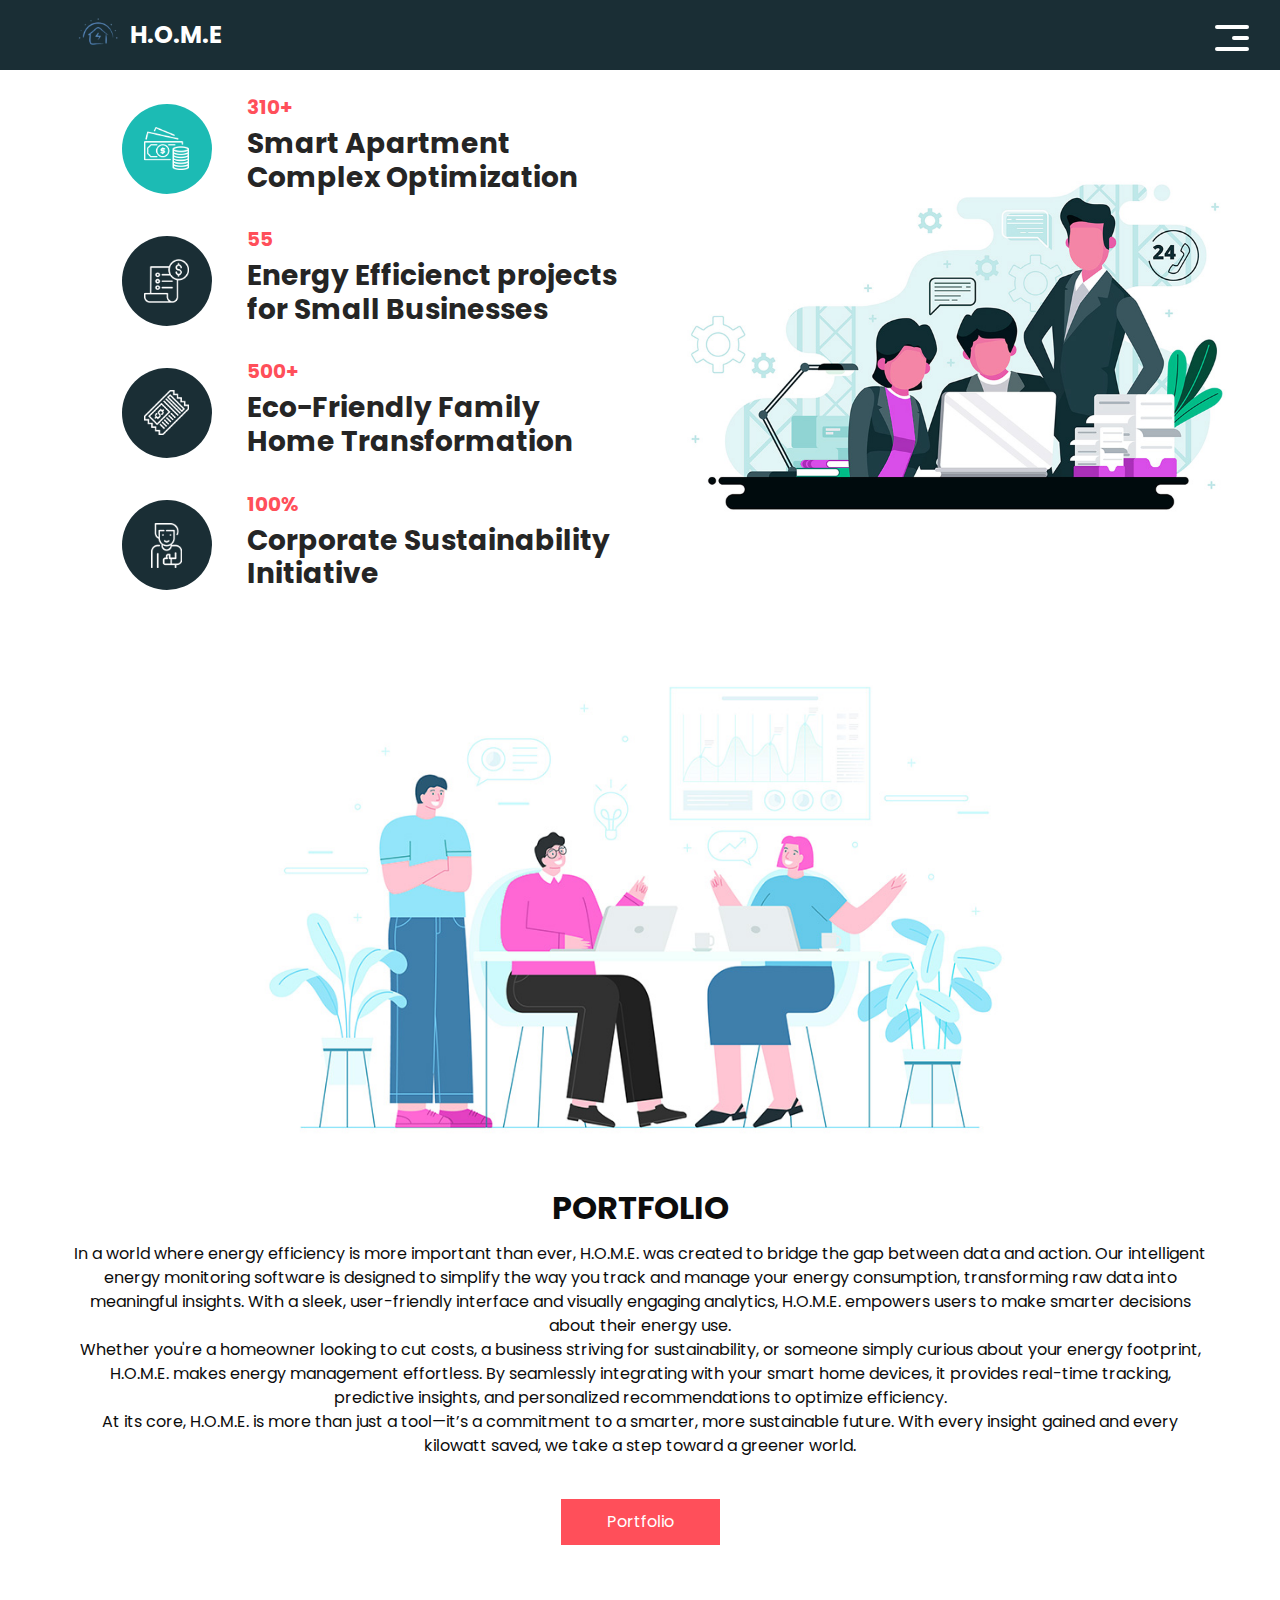
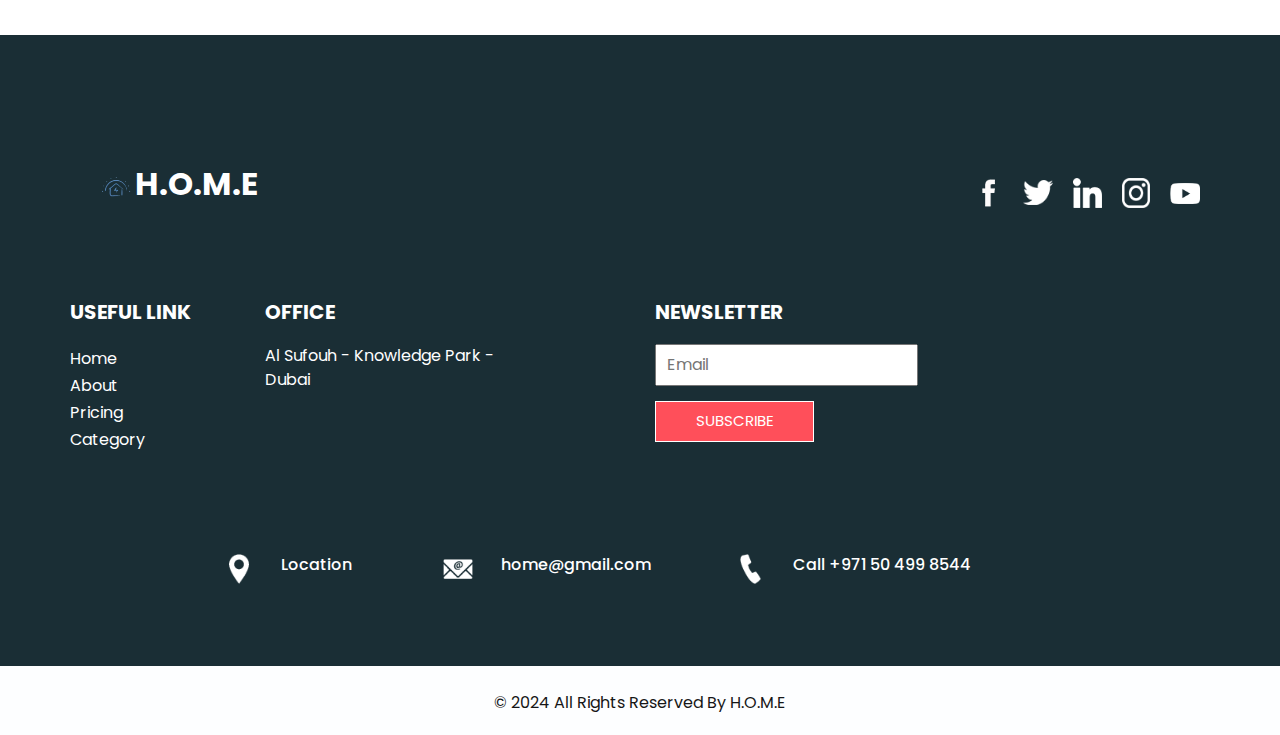
<file: pricing.html>
<!DOCTYPE html>
<html>

<head>
  <!-- Basic -->
  <meta charset="utf-8" />
  <meta http-equiv="X-UA-Compatible" content="IE=edge" />
  <!-- Mobile Metas -->
  <meta name="viewport" content="width=device-width, initial-scale=1, shrink-to-fit=no" />
  <!-- Site Metas -->
  <meta name="keywords" content="" />
  <meta name="description" content="" />
  <meta name="author" content="" />

  <title>H.O.M.E</title>

  <!-- bootstrap core css -->
  <link rel="stylesheet" type="text/css" href="css/bootstrap.css" />

  <link href="https://fonts.googleapis.com/css?family=Poppins:400,700&display=swap" rel="stylesheet">
  <!-- Custom styles for this template -->
  <link href="css/style.css" rel="stylesheet" />
  <!-- responsive style -->
  <link href="css/responsive.css" rel="stylesheet" />
</head>

<body class="sub_page">
  <div class="hero_area">
    <!-- header section strats -->
    <header class="header_section">
      <div class="container-fluid">
        <nav class="navbar navbar-expand-lg custom_nav-container">
          <a class="navbar-brand" href="index.html">
            <img src="images/homelogo.png"alt="" />
            <span>
              H.O.M.E
            </span>
          </a>
          <button class="navbar-toggler" type="button" data-toggle="collapse" data-target="#navbarSupportedContent" aria-controls="navbarSupportedContent" aria-expanded="false" aria-label="Toggle navigation">
            <span class="navbar-toggler-icon"></span>
          </button>

          <div class="collapse navbar-collapse" id="navbarSupportedContent">
            <ul class="navbar-nav  ">
              <li class="nav-item ">
                <a class="nav-link" href="index.html">Home <span class="sr-only">(current)</span></a>
              </li>
              <li class="nav-item">
                <a class="nav-link" href="about.html"> About</a>
              </li>
              <li class="nav-item active">
                <a class="nav-link" href="pricing.html">Credentials </a>
              </li>
              <li class="nav-item">
                <a class="nav-link" href="category.html"> Category </a>
              </li>
            </ul>
            <div class="user_option">
              <a href="contact.html">
                <span>
                  Contact Us 
                </span>
              </a>
              <form class="form-inline my-2 my-lg-0 ml-0 ml-lg-4 mb-3 mb-lg-0">
                <button class="btn  my-2 my-sm-0 nav_search-btn" type="submit"></button>
              </form>
            </div>
          </div>
          <div>
            <div class="custom_menu-btn ">
              <button>
                <span class=" s-1">

                </span>
                <span class="s-2">

                </span>
                <span class="s-3">

                </span>
              </button>
            </div>
          </div>

        </nav>
      </div>
    </header>
    <!-- end header section -->
  </div>


  <!-- freelance section -->

  <section class="freelance_section ">
    <div id="accordion">
      <div class="container-fluid">
        <div class="row">
          <div class="col-md-5 offset-md-1">
            <div class="detail-box">
              <div class="tab_container">
                <div class="t-link-box" data-toggle="collapse" data-target="#collapseOne" aria-expanded="true" aria-controls="collapseOne">
                  <div class="img-box">
                    <img src="images/f1.png" alt="">
                  </div>
                  <div class="detail-box">
                    <h5>
                      310+
                    </h5>
                    <h3>
                      Smart Apartment <br> Complex Optimization
                    </h3>
                  </div>
                </div>
                <div class="t-link-box collapsed" data-toggle="collapse" data-target="#collapseTwo" aria-expanded="false" aria-controls="collapseTwo">
                  <div class="img-box">
                    <img src="images/f2.png" alt="">
                  </div>
                  <div class="detail-box">
                    <h5>
                      55
                    </h5>
                    <h3>
                      Energy Efficienct projects <br> for Small Businesses
                    </h3>
                  </div>
                </div>
                <div class="t-link-box collapsed" data-toggle="collapse" data-target="#collapseThree" aria-expanded="false" aria-controls="collapseThree">
                  <div class="img-box">
                    <img src="images/f3.png" alt="">
                  </div>
                  <div class="detail-box">
                    <h5>
                      500+
                    </h5>
                    <h3>
                      Eco-Friendly Family Home Transformation
                    </h3>
                  </div>
                </div>
                <div class="t-link-box collapsed" data-toggle="collapse" data-target="#collapseFour" aria-expanded="false" aria-controls="collapseFour">
                  <div class="img-box">
                    <img src="images/f4.png" alt="">
                  </div>
                  <div class="detail-box">
                    <h5>
                      100%
                    </h5>
                    <h3>
                      Corporate Sustainability <br> Initiative
                    </h3>
                  </div>
                </div>
              </div>
            </div>
          </div>
          <div class="col-md-6">
            <div class="collapse show" id="collapseOne" aria-labelledby="headingOne" data-parent="#accordion">
              <div class="img-box">
                <img src="images/freelance-img.jpg" alt="">
              </div>
            </div>
            <div class="collapse" id="collapseTwo" aria-labelledby="headingTwo" data-parent="#accordion">
              <div class="img-box">
                <img src="images/freelance-img.jpg" alt="">
              </div>
            </div>
            <div class="collapse" id="collapseThree" aria-labelledby="headingThree" data-parent="#accordion">
              <div class="img-box">
                <img src="images/freelance-img.jpg" alt="">
              </div>
            </div>
            <div class="collapse" id="collapseFour" aria-labelledby="headingfour" data-parent="#accordion">
              <div class="img-box">
                <img src="images/freelance-img.jpg" alt="">
              </div>
            </div>
          </div>
        </div>
      </div>
    </div>
  </section>

  <!-- end freelance section -->

  <!-- info section -->

  <section class="about_section layout_padding-bottom">
    <div class="container">
      <div class="row">
        <div class="col-md-10 col-lg-9 mx-auto">
          <div class="img-box">
            <img src="images/about-img.jpg" alt="">
          </div>
        </div>
      </div>
      <div class="detail-box">
        <h2>
          Portfolio
        </h2>
        <p>
          In a world where energy efficiency is more important than ever, H.O.M.E. was created to bridge the gap between data and action. Our intelligent energy monitoring software is designed to simplify the way you track and manage your energy consumption, transforming raw data into meaningful insights. With a sleek, user-friendly interface and visually engaging analytics, H.O.M.E. empowers users to make smarter decisions about their energy use. <br>
          Whether you're a homeowner looking to cut costs, a business striving for sustainability, or someone simply curious about your energy footprint, H.O.M.E. makes energy management effortless. By seamlessly integrating with your smart home devices, it provides real-time tracking, predictive insights, and personalized recommendations to optimize efficiency. <br>
          At its core, H.O.M.E. is more than just a tool—it’s a commitment to a smarter, more sustainable future. With every insight gained and every kilowatt saved, we take a step toward a greener world.
        </p>
        <a href="https://www.canva.com/design/DAGjfKMy8WY/WM2hPn0eLkuAwW0M72TnPw/view?utm_content=DAGjfKMy8WY&utm_campaign=designshare&utm_medium=link2&utm_source=uniquelinks&utlId=hb5bf52538d">
          Portfolio
        </a>
      </div>
    </div>
  </section>

  <!-- end about section -->

  <!-- info section -->

  <section class="info_section ">
    <div class="info_container layout_padding-top">
      <div class="container">
        <div class="info_top">
          <div class="info_logo">
            <img src="images/homelogo.png" alt="" />
            <span>
              H.O.M.E
            </span>
          </div>
          <div class="social_box">
            <a href="#">
              <img src="images/fb.png" alt="">
            </a>
            <a href="#">
              <img src="images/twitter.png" alt="">
            </a>
            <a href="#">
              <img src="images/linkedin.png" alt="">
            </a>
            <a href="#">
              <img src="images/instagram.png" alt="">
            </a>
            <a href="#">
              <img src="images/youtube.png" alt="">
            </a>
          </div>
        </div>

        <div class="info_main">
          <div class="row">
            <div class="col-md-3 col-lg-2">
              <div class="info_link-box">
                <h5>
                  Useful Link
                </h5>
                <ul>
                  <li class=" active">
                    <a class="" href="index.html">Home <span class="sr-only">(current)</span></a>
                  </li>
                  <li class="">
                    <a class="" href="about.html">About </a>
                  </li>
                  <li class="">
                    <a class="" href="pricing.html">Pricing </a>
                  </li>
                  <li class="">
                    <a class="" href="category.html">Category </a>
                  </li>
                </ul>
              </div>
            </div>
            <div class="col-md-3 ">
              <h5>
                Office
              </h5>
              <p>
                Al Sufouh - Knowledge Park - Dubai
              </p>
            </div>


            <div class="col-md-3  offset-lg-1">
              <div class="info_form ">
                <h5>
                  Newsletter
                </h5>
                <form action="">
                  <input type="email" placeholder="Email">
                  <button>
                    Subscribe
                  </button>
                </form>
              </div>
            </div>
          </div>
        </div>
        <div class="row">
          <div class="col-lg-9 col-md-10 mx-auto">
            <div class="info_contact layout_padding2">
              <div class="row">
                <div class="col-md-3">
                  <a href="#" class="link-box">
                    <div class="img-box">
                      <img src="images/location.png" alt="">
                    </div>
                    <div class="detail-box">
                      <h6>
                        Location
                      </h6>
                    </div>
                  </a>
                </div>
                <div class="col-md-4">
                  <a href="#" class="link-box">
                    <div class="img-box">
                      <img src="images/mail.png" alt="">
                    </div>
                    <div class="detail-box">
                      <h6>
                        home@gmail.com
                      </h6>
                    </div>
                  </a>
                </div>
                <div class="col-md-5">
                  <a href="#" class="link-box">
                    <div class="img-box">
                      <img src="images/call.png" alt="">
                    </div>
                    <div class="detail-box">
                      <h6>
                        Call +971 50 499 8544
                      </h6>
                    </div>
                  </a>
                </div>
              </div>
            </div>
          </div>
        </div>

      </div>
    </div>
  </section>

  <!-- end info section -->

  <!-- footer section -->
  <footer class="container-fluid footer_section ">
    <div class="container">
      <p>
        &copy; 2024 All Rights Reserved By
        <a href="https://html.design/">H.O.M.E</a>
      </p>
    </div>
  </footer>
  <!-- end  footer section -->


  <script src="js/jquery-3.4.1.min.js"></script>
  <script src="js/bootstrap.js"></script>
  <script src="js/custom.js"></script>



</body>
</body>

</html>
</file>
<file: css/style.css>
body {
  font-family: 'Poppins', sans-serif;
  color: #0c0c0c;
  background-color: #ffffff;
}

.layout_padding {
  padding-top: 90px;
  padding-bottom: 90px;
}

.layout_padding2 {
  padding: 45px 0;
}

.layout_padding2-top {
  padding-top: 45px;
  padding-bottom: 45px;
}

.layout_padding2-bottom {
  padding-bottom: 45px;
}

.layout_padding-top {
  padding-top: 90px;
}

.layout_padding-bottom {
  padding-bottom: 90px;
}

.heading_container {
  display: -webkit-box;
  display: -ms-flexbox;
  display: flex;
}

.heading_container h2 {
  font-weight: bold;
  text-transform: uppercase;
}

/*header section*/
.hero_area {
  height: calc(100vh - 30px);
  background: -webkit-gradient(linear, left top, right top, color-stop(55%, #1a2e35), color-stop(55%, #1cbbb4));
  background: linear-gradient(to right, #1a2e35 55%, #1cbbb4 55%);
  display: -webkit-box;
  display: -ms-flexbox;
  display: flex;
  -webkit-box-orient: vertical;
  -webkit-box-direction: normal;
      -ms-flex-direction: column;
          flex-direction: column;
  position: relative;
}

.sub_page .hero_area {
  height: auto;
  background: none;
  background-color: #1a2e35;
}

.hero_area.sub_pages {
  height: auto;
}

.header_section {
  overflow-x: hidden;
}

.header_section .container-fluid {
  padding-right: 25px;
  padding-left: 25px;
}

.header_section .nav_container {
  margin: 0 auto;
}

.header_section .user_option {
  display: -webkit-box;
  display: -ms-flexbox;
  display: flex;
  -webkit-box-align: center;
      -ms-flex-align: center;
          align-items: center;
}

.header_section .user_option a {
  display: -webkit-box;
  display: -ms-flexbox;
  display: flex;
  color: #ffffff;
  -webkit-box-align: center;
      -ms-flex-align: center;
          align-items: center;
}

.header_section .user_option a img {
  min-width: 20px;
  height: 20px;
  margin-right: 5px;
}

.custom_nav-container.navbar-expand-lg .navbar-nav .nav-item .nav-link {
  padding: 10px 15px;
  color: #ffffff;
  text-align: center;
}

.custom_nav-container.navbar-expand-lg img {
  padding: 18px 1px 10px 10px;
  width: 100px; /* Adjust size as needed */
}

a,
a:hover,
a:focus {
  text-decoration: none;
}

a:hover,
a:focus {
  color: initial;
}

.btn,
.btn:focus {
  outline: none !important;
  -webkit-box-shadow: none;
          box-shadow: none;
}

.custom_nav-container .nav_search-btn {
  background-image: url(../images/search-icon.png);
  background-size: 17px;
  background-repeat: no-repeat;
  background-position-y: 7px;
  width: 35px;
  height: 35px;
  padding: 0;
  border: none;
}

.custom_nav-container form {
  padding-top: 7px;
}

.navbar-brand {
  margin-right: 5%;
  display: -webkit-box;
  display: -ms-flexbox;
  display: flex;
  -webkit-box-align: center;
      -ms-flex-align: center;
          align-items: center;
}

.navbar-brand img {
  width: 35px;
  margin-right: 5px;
}

.navbar-brand span {
  font-weight: bold;
  color: #ffffff;
  font-size: 24px;
}

.custom_nav-container {
  z-index: 99999;
  padding: 0;
  height: 70px;
}

.custom_nav-container .navbar-toggler {
  outline: none;
}

.custom_nav-container .navbar-toggler .navbar-toggler-icon {
  background-image: url(../images/menu.png);
  background-size: 30px;
  width: 32px;
  height: 32px;
}

.lg_toggl-btn {
  background-color: transparent;
  border: none;
  outline: none;
  width: 56px;
  height: 40px;
  cursor: pointer;
}

.lg_toggl-btn:focus {
  outline: none;
}

.login_btn-container {
  padding-top: 30px;
}

.login_btn-container a {
  color: #1cbbb4;
  text-transform: uppercase;
}

/*end header section*/
/* slider section */
.slider_section {
  -webkit-box-flex: 1;
      -ms-flex: 1;
          flex: 1;
  display: -webkit-box;
  display: -ms-flexbox;
  display: flex;
  -webkit-box-align: center;
      -ms-flex-align: center;
          align-items: center;
  position: relative;
}

.slider_section .row {
  -webkit-box-align: center;
      -ms-flex-align: center;
          align-items: center;
}

.slider_section .row > div {
  position: unset;
}

.slider_section .detail-box h1 {
  color: #ffffff;
  font-weight: bold;
  text-transform: uppercase;
}

.slider_section .detail-box p {
  color: #ffffff;
  margin-top: 15px;
}

.slider_section .detail-box .btn-box {
  display: -webkit-box;
  display: -ms-flexbox;
  display: flex;
  -ms-flex-wrap: wrap;
      flex-wrap: wrap;
  margin: 45px -5px 0 -5px;
}

.slider_section .detail-box .btn-box a {
  text-align: center;
  width: 165px;
  font-size: 15px;
  margin: 5px;
}

.slider_section .detail-box .btn-box .btn-1 {
  display: inline-block;
  padding: 10px 0;
  background-color: #ff4f5a;
  color: #ffffff;
  -webkit-transition: all 0.3s;
  transition: all 0.3s;
  border: 1px solid transparent;
  border-radius: 0;
}

.slider_section .detail-box .btn-box .btn-1:hover {
  background-color: transparent;
  border-color: #ff4f5a;
  color: #ff4f5a;
}

.slider_section .detail-box .btn-box .btn-2 {
  display: inline-block;
  padding: 10px 0;
  background-color: #ffffff;
  color: #252525;
  -webkit-transition: all 0.3s;
  transition: all 0.3s;
  border: 1px solid transparent;
  border-radius: 0;
}

.slider_section .detail-box .btn-box .btn-2:hover {
  background-color: transparent;
  border-color: #ffffff;
  color: #ffffff;
}

.slider_section .img-container .img-box img {
  width: 100%;
}

.slider_section #carouselExampleIndicators {
  position: unset;
  width: 100%;
}

.slider_section .carousel_btn-container {
  width: 120px;
  position: absolute;
  bottom: 0;
  display: -webkit-box;
  display: -ms-flexbox;
  display: flex;
  -webkit-box-pack: justify;
      -ms-flex-pack: justify;
          justify-content: space-between;
  left: 8.5%;
  z-index: 999;
  -webkit-transform: translateY(50%);
          transform: translateY(50%);
}

.slider_section .carousel_btn-container .carousel-control-prev,
.slider_section .carousel_btn-container .carousel-control-next {
  position: relative;
  width: 55px;
  height: 55px;
  border: none;
  border-radius: 100%;
  opacity: 1;
  background-repeat: no-repeat;
  background-size: 14px;
  background-position: center;
  background-color: #1cbbb4;
  margin: 2px;
}

.slider_section .carousel_btn-container .carousel-control-prev:hover,
.slider_section .carousel_btn-container .carousel-control-next:hover {
  background-color: #ff4f5a;
}

.slider_section .carousel_btn-container .carousel-control-prev {
  background-image: url(../images/prev.png);
}

.slider_section .carousel_btn-container .carousel-control-next {
  background-image: url(../images/next.png);
}

.slider_section ol.carousel-indicators {
  margin: 0;
  width: 75px;
  bottom: 45px;
  left: initial;
  right: 25px;
}

.slider_section ol.carousel-indicators li {
  border-radius: 100%;
  text-indent: 0px;
  text-align: center;
  line-height: 55px;
  color: #ffffff;
  background-color: transparent;
  opacity: 1;
  display: none;
}

.slider_section ol.carousel-indicators li.active {
  display: block;
}

.experience_section .row {
  -webkit-box-align: center;
      -ms-flex-align: center;
          align-items: center;
}

.experience_section .detail-box p {
  margin-top: 20px;
}

.experience_section .detail-box .btn-box {
  display: -webkit-box;
  display: -ms-flexbox;
  display: flex;
  -ms-flex-wrap: wrap;
      flex-wrap: wrap;
  margin: 45px -5px 0 -5px;
}

.experience_section .detail-box .btn-box a {
  text-align: center;
  width: 165px;
  font-size: 15px;
  margin: 5px;
}

.experience_section .detail-box .btn-box .btn-1 {
  display: inline-block;
  padding: 10px 0;
  background-color: #ff4f5a;
  color: #ffffff;
  -webkit-transition: all 0.3s;
  transition: all 0.3s;
  border: 1px solid transparent;
  border-radius: 0;
}

.experience_section .detail-box .btn-box .btn-1:hover {
  background-color: transparent;
  border-color: #ff4f5a;
  color: #ff4f5a;
}

.experience_section .detail-box .btn-box .btn-2 {
  display: inline-block;
  padding: 10px 0;
  background-color: #1a2e35;
  color: #ffffff;
  -webkit-transition: all 0.3s;
  transition: all 0.3s;
  border: 1px solid transparent;
  border-radius: 0;
}

.experience_section .detail-box .btn-box .btn-2:hover {
  background-color: transparent;
  border-color: #1a2e35;
  color: #1a2e35;
}

.experience_section .img-box img {
  width: 100%;
}

.category_section {
  background-color: #1cbbb4;
  color: #ffffff;
  text-align: center;
}

.category_section .heading_container {
  -webkit-box-pack: center;
      -ms-flex-pack: center;
          justify-content: center;
}

.category_section .heading_container h2 {
  border-bottom: 1px solid #ffffff;
}

.category_section .category_container {
  display: -webkit-box;
  display: -ms-flexbox;
  display: flex;
  -ms-flex-wrap: wrap;
      flex-wrap: wrap;
  -webkit-box-pack: justify;
      -ms-flex-pack: justify;
          justify-content: space-between;
  margin-top: 25px;
}

.category_section .category_container .box {
  display: -webkit-box;
  display: -ms-flexbox;
  display: flex;
  -webkit-box-orient: vertical;
  -webkit-box-direction: normal;
      -ms-flex-direction: column;
          flex-direction: column;
  -webkit-box-align: center;
      -ms-flex-align: center;
          align-items: center;
  margin: 10px 0;
  min-width: 130px;
  -ms-flex-preferred-size: 26%;
      flex-basis: 26%;
}

.category_section .category_container .box .img-box {
  width: 120px;
  height: 120px;
  display: -webkit-box;
  display: -ms-flexbox;
  display: flex;
  -webkit-box-pack: center;
      -ms-flex-pack: center;
          justify-content: center;
  -webkit-box-align: center;
      -ms-flex-align: center;
          align-items: center;
}

.about_section {
  text-align: center;
}

.about_section .img-box img {
  width: 100%;
}

.about_section .detail-box h2 {
  font-weight: bold;
  text-transform: uppercase;
}

.about_section .detail-box p {
  margin-top: 15px;
}

.about_section .detail-box a {
  display: inline-block;
  padding: 10px 45px;
  background-color: #ff4f5a;
  color: #ffffff;
  -webkit-transition: all 0.3s;
  transition: all 0.3s;
  border: 1px solid transparent;
  border-radius: 0;
  margin-top: 25px;
}

.about_section .detail-box a:hover {
  background-color: transparent;
  border-color: #ff4f5a;
  color: #ff4f5a;
}

.freelance_section .row {
  -webkit-box-align: center;
      -ms-flex-align: center;
          align-items: center;
}

.freelance_section .tab_container .t-link-box {
  margin: 25px 0;
  display: -webkit-box;
  display: -ms-flexbox;
  display: flex;
  -webkit-box-align: center;
      -ms-flex-align: center;
          align-items: center;
  cursor: pointer;
}

.freelance_section .tab_container .t-link-box .img-box {
  width: 90px;
  height: 90px;
  min-width: 90px;
  min-height: 90px;
  display: -webkit-box;
  display: -ms-flexbox;
  display: flex;
  -webkit-box-pack: center;
      -ms-flex-pack: center;
          justify-content: center;
  -webkit-box-align: center;
      -ms-flex-align: center;
          align-items: center;
  background-color: #1a2e35;
  border-radius: 100%;
  margin-right: 35px;
}

.freelance_section .tab_container .t-link-box .img-box img {
  width: auto;
  height: auto;
  max-width: 45px;
  max-height: 45px;
}

.freelance_section .tab_container .t-link-box .detail-box h5 {
  font-weight: bold;
  color: #ff4f5a;
}

.freelance_section .tab_container .t-link-box .detail-box h3 {
  font-weight: bold;
  color: #252525;
}

.freelance_section .tab_container .t-link-box[aria-expanded="true"] .img-box, .freelance_section .tab_container .t-link-box:hover .img-box {
  background-color: #1cbbb4;
}

.freelance_section .img-box img {
  width: 100%;
}

.client_section .heading_container {
  -webkit-box-pack: center;
      -ms-flex-pack: center;
          justify-content: center;
  margin-bottom: 25px;
}

.client_section .detail-box {
  text-align: center;
  margin: 25px 35px;
  padding: 45px 65px 35px 65px;
  -webkit-box-shadow: 0px 0px 20px 0 rgba(0, 0, 0, 0.2);
          box-shadow: 0px 0px 20px 0 rgba(0, 0, 0, 0.2);
}

.client_section .detail-box h4 {
  font-weight: bold;
}

.client_section .detail-box p {
  margin-top: 15px;
  margin-bottom: 25px;
}

.client_section .carousel-control-prev,
.client_section .carousel-control-next {
  top: 50%;
  width: 65px;
  height: 65px;
  border: none;
  border-radius: 100%;
  opacity: 1;
  background-repeat: no-repeat;
  background-size: 10px;
  background-position: center;
  background-color: #1a2e35;
  margin: 2px;
  -webkit-transform: translateY(-50%);
          transform: translateY(-50%);
}

.client_section .carousel-control-prev {
  background-image: url(../images/prev-angle.png);
}

.client_section .carousel-control-next {
  background-image: url(../images/next-angle.png);
}
 /*team section*/
 
.team_section {
  text-align: center;
  padding: 50px 0;
}

.team_member {
  background: #fff;
  padding: 20px;
  border-radius: 10px;
  box-shadow: 0 4px 8px rgba(0, 0, 0, 0.1);
  margin-bottom: 30px;
}

.team_member img {
  width: 100%;
  height: auto;
  border-radius: 50%;
  margin-bottom: 15px;
}

.team_member h5 {
  font-size: 18px;
  font-weight: bold;
  margin-bottom: 5px;
}

.team_member p {
  font-size: 14px;
  color: #777;
}

/* info section */
.info_section {
  position: relative;
  background-color: #1a2e35;
  color: #ffffff;
}

.info_section .heading_container {
  margin-bottom: 45px;
}

.info_section h5 {
  text-transform: uppercase;
  font-weight: bold;
  margin-bottom: 20px;
}

.info_section .info_top {
  display: -webkit-box;
  display: -ms-flexbox;
  display: flex;
  -webkit-box-align: center;
      -ms-flex-align: center;
          align-items: center;
  -webkit-box-pack: justify;
      -ms-flex-pack: justify;
          justify-content: space-between;
  margin-top: 35px;
  margin-bottom: 75px;
}

.info_section .info_top .info_logo {
  display: -webkit-box;
  display: -ms-flexbox;
  display: flex;
}

.info_section .info_top .info_logo img {
  width: 65px;
}

.info_section .info_top .info_logo span {
  color: #ffffff;
  font-weight: bold;
  font-size: 32px;
}

.info_section .info_top .social_box {
  display: -webkit-box;
  display: -ms-flexbox;
  display: flex;
  -webkit-box-align: center;
      -ms-flex-align: center;
          align-items: center;
}

.info_section .info_top .social_box a {
  margin: 0 10px;
}

.info_section .info_top .social_box a img {
  width: auto;
  height: auto;
  max-width: 30px;
  max-height: 30px;
}

.info_section a {
  text-transform: none;
}

.info_section ul {
  padding: 0;
}

.info_section ul li {
  list-style-type: none;
  margin: 3px 0;
}

.info_section ul li a {
  color: #ffffff;
}

.info_section .info_link-box {
  display: -webkit-box;
  display: -ms-flexbox;
  display: flex;
  -webkit-box-orient: vertical;
  -webkit-box-direction: normal;
      -ms-flex-direction: column;
          flex-direction: column;
}

.info_section .info_form form input {
  outline: none;
  width: 100%;
  padding: 7px 10px;
}

.info_section .info_form form button {
  display: inline-block;
  padding: 8px 40px;
  background-color: #ff4f5a;
  color: #ffffff;
  -webkit-transition: all 0.3s;
  transition: all 0.3s;
  border: 1px solid transparent;
  border-radius: 0;
  border: 1.5px solid #ffffff;
  margin-top: 15px;
  text-transform: uppercase;
  font-size: 15px;
}

.info_section .info_form form button:hover {
  background-color: transparent;
  border-color: #ff4f5a;
  color: #ff4f5a;
}

.info_section .info_contact .link-box {
  display: -webkit-box;
  display: -ms-flexbox;
  display: flex;
  -webkit-box-align: center;
      -ms-flex-align: center;
          align-items: center;
  margin: 30px 0;
  color: #ffffff;
}

.info_section .info_contact .link-box .img-box {
  display: -webkit-box;
  display: -ms-flexbox;
  display: flex;
  -webkit-box-pack: center;
      -ms-flex-pack: center;
          justify-content: center;
  -webkit-box-align: center;
      -ms-flex-align: center;
          align-items: center;
  min-width: 45px;
  min-height: 45px;
  margin-right: 20px;
}

.info_section .info_contact .link-box .img-box img {
  width: auto;
  height: auto;
  max-width: 30px;
  max-height: 30px;
}

/* end info section */
/* footer section*/
.footer_section {
  display: -webkit-box;
  display: -ms-flexbox;
  display: flex;
  -webkit-box-orient: vertical;
  -webkit-box-direction: normal;
      -ms-flex-direction: column;
          flex-direction: column;
  -webkit-box-pack: center;
      -ms-flex-pack: center;
          justify-content: center;
  background-color: #fdfeff;
}

.footer_section p {
  color: #171717;
  margin: 0;
  padding: 25px 0 20px 0;
  margin: 0 auto;
  text-align: center;
}

.footer_section a {
  color: #171717;
}

/* end footer section*/
#navbarSupportedContent {
  -webkit-transform: translateX(100vw);
          transform: translateX(100vw);
  opacity: 0;
  -webkit-transition: all 0.3s ease-in;
  transition: all 0.3s ease-in;
  -webkit-box-pack: justify;
      -ms-flex-pack: justify;
          justify-content: space-between;
  -webkit-box-align: center;
      -ms-flex-align: center;
          align-items: center;
}

#navbarSupportedContent.lg_nav-toggle {
  -webkit-transform: translateX(0);
          transform: translateX(0);
  opacity: 1;
}

.custom_menu-btn button {
  margin-top: 12px;
  outline: none;
  border: none;
  background-color: transparent;
}

.custom_menu-btn button span {
  display: block;
  width: 34px;
  height: 4px;
  background-color: #fff;
  margin: 7px 0;
  -webkit-transition: all 0.3s;
  transition: all 0.3s;
  border-radius: 10px;
}

.custom_menu-btn .s-2 {
  -webkit-transition: all 0.1s;
  transition: all 0.1s;
  width: 17px;
  margin-left: auto;
}

.menu_btn-style button .s-1 {
  -webkit-transform: rotate(45deg) translate(8px, 8px);
          transform: rotate(45deg) translate(8px, 8px);
}

.menu_btn-style button .s-2 {
  -webkit-transform: translateX(100px);
          transform: translateX(100px);
}

.menu_btn-style button .s-3 {
  -webkit-transform: rotate(-45deg) translate(8px, -8px);
          transform: rotate(-45deg) translate(8px, -8px);
}
/*# sourceMappingURL=style.css.map */
</file>
<file: css/responsive.css>
@media (max-width: 1120px) {}

@media (max-width: 992px) {
  .hero_area {
    height: auto;
  }

  #navbarSupportedContent {
    opacity: 1;
    transform: none;
    margin-top: 15px;
  }


  .navbar-toggler {
    padding: 0.25rem 0;
  }


  .header_section .user_option {
    display: none;
  }

  .custom_menu-btn {
    display: none;
  }

  .navbar-nav {
    align-items: center;
  }

  .custom_nav-container .navbar-toggler {
    margin-left: auto;
  }

  .custom_nav-container {
    padding: 15px 0;
    height: auto;
  }

  .slider_section {
    padding-top: 45px;
    padding-bottom: 120px;
  }

  .info_section .info_contact .link-box .img-box {
    margin-right: 8px;
  }

}

@media (max-width: 767px) {
  .hero_area {
    background: none;
    background-color: #1a2e35;
    /* background: linear-gradient(to bottom, #1a2e35 40%, #1cbbb4 40%); */
  }

  .slider_section {
    text-align: center;
    padding-bottom: 0;
  }

  .slider_section .detail-box {
    margin-bottom: 75px;
  }

  .slider_section .detail-box .btn-box {
    justify-content: center;
  }


  .img-container {
    padding: 0;
  }

  .slider_section .img-container .img-box {

    padding: 45px 0;
    background-color: #1cbbb4;
  }

  .experience_section .img-box {

    margin-bottom: 45px;

  }

  .category_section .category_container .box {
    flex-basis: 34%;
  }

  .client_section .detail-box {
    margin: 25px;
    padding: 45px 25px 35px 25px;
  }

  .client_section .carousel-control-prev,
  .client_section .carousel-control-next {
    top: 92%;
  }

  .info_section .info_top {

    flex-direction: column;

  }

  .info_section .info_top .social_box {
    margin-top: 35px;
  }

  .info_section .row>div {

    display: flex;
    flex-direction: column;
    align-items: center;
    text-align: center;
    margin-bottom: 25px;

  }

  .info_section .info_contact .link-box {
    margin: 0;
  }



}

@media (max-width: 576px) {
  .category_section .category_container {
    justify-content: center;
  }

  .category_section .category_container .box {
    flex-basis: 52%;
  }
}

@media (max-width: 480px) {}

@media (max-width: 420px) {
  .client_section .detail-box {
    margin: 25px 5px;
    box-shadow: 0px 0px 2px 0 rgba(0, 0, 0, 0.2);
  }

  .slider_section .carousel_btn-container {

    width: 100px;
  }

  .slider_section .carousel_btn-container .carousel-control-prev,
  .slider_section .carousel_btn-container .carousel-control-next {
    width: 45px;
    height: 45px;
    background-size: 12px;
  }

  .slider_section ol.carousel-indicators {
    right: 0;
  }

  .client_section .carousel-control-prev,
  .client_section .carousel-control-next {

    top: 95%;

  }


  .client_section .carousel-control-prev,
  .client_section .carousel-control-next {
    width: 50px;
    height: 50px;
    background-size: 8px;
  }

  .freelance_section .tab_container .t-link-box .detail-box h3 {
    font-size: 22px;
  }
}

@media (max-width: 360px) {}

@media (min-width: 1200px) {
  .container {
    max-width: 1170px;
  }
}
</file>
